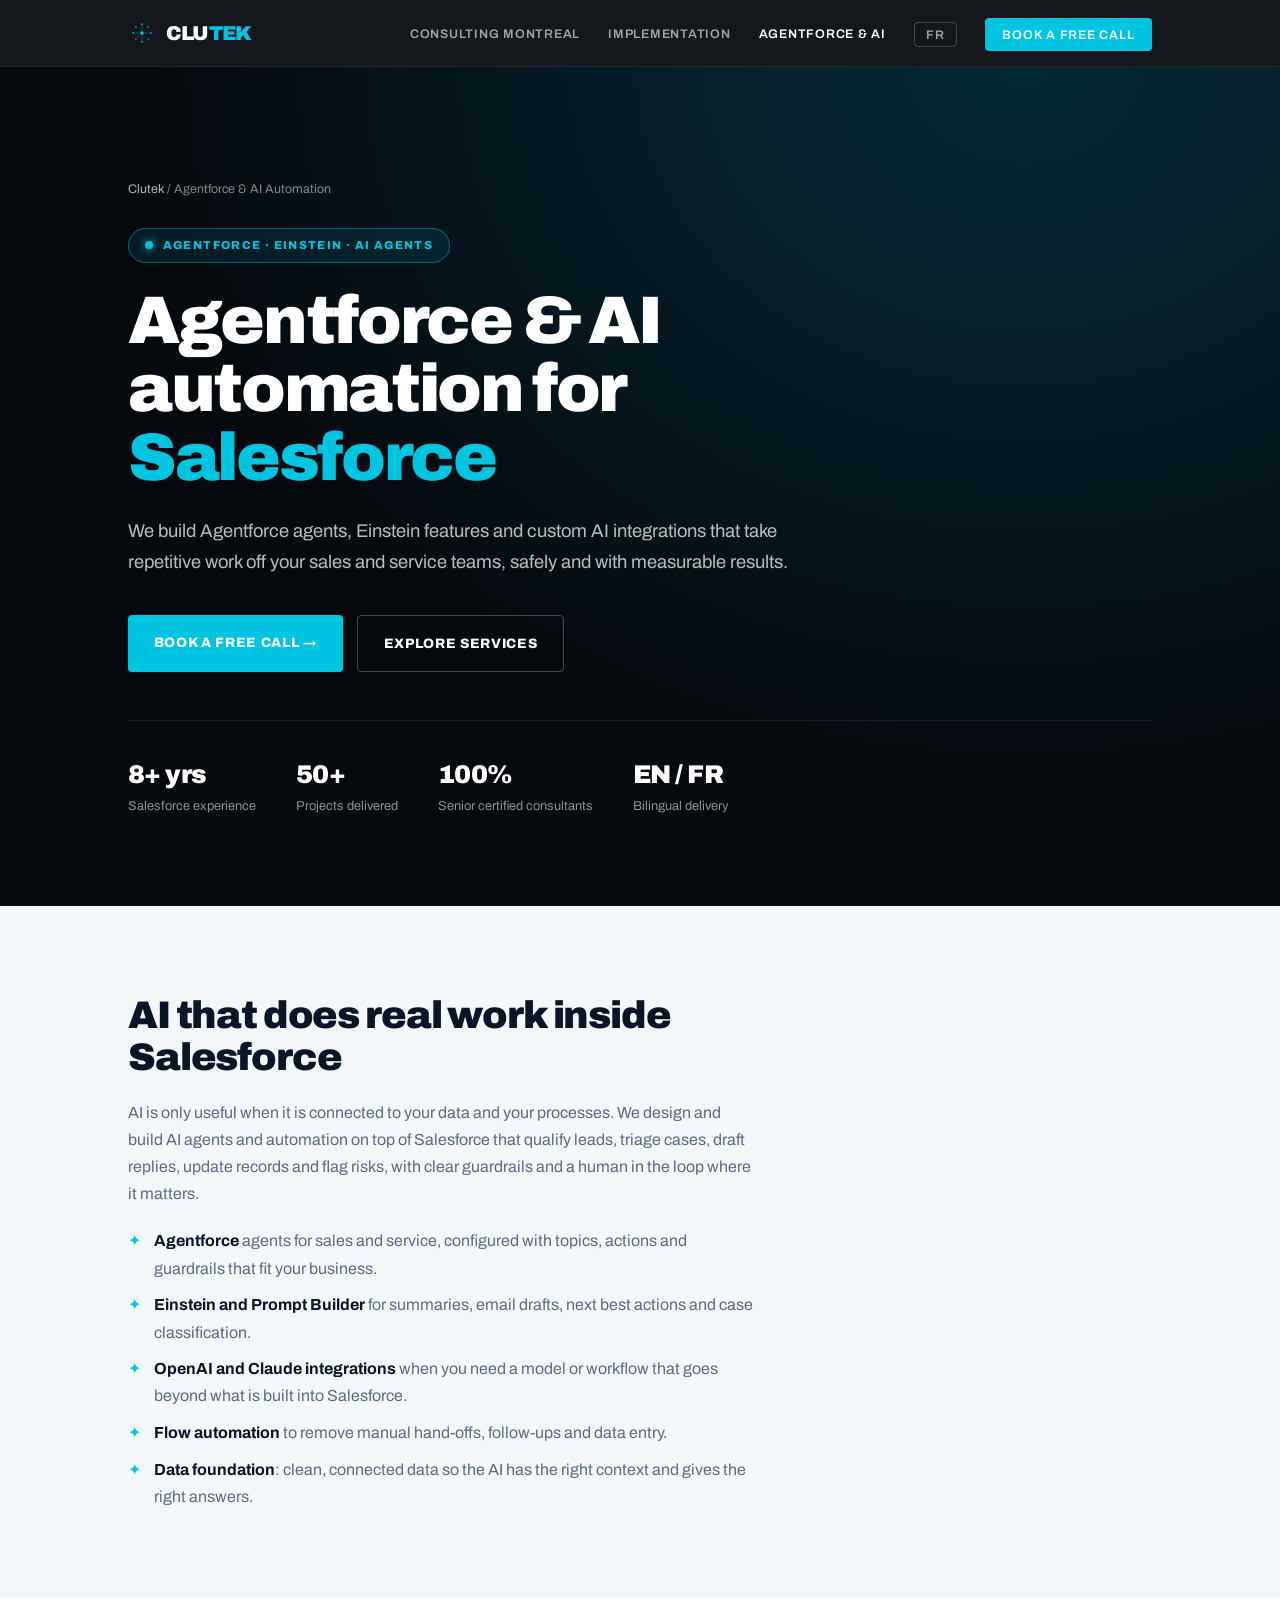
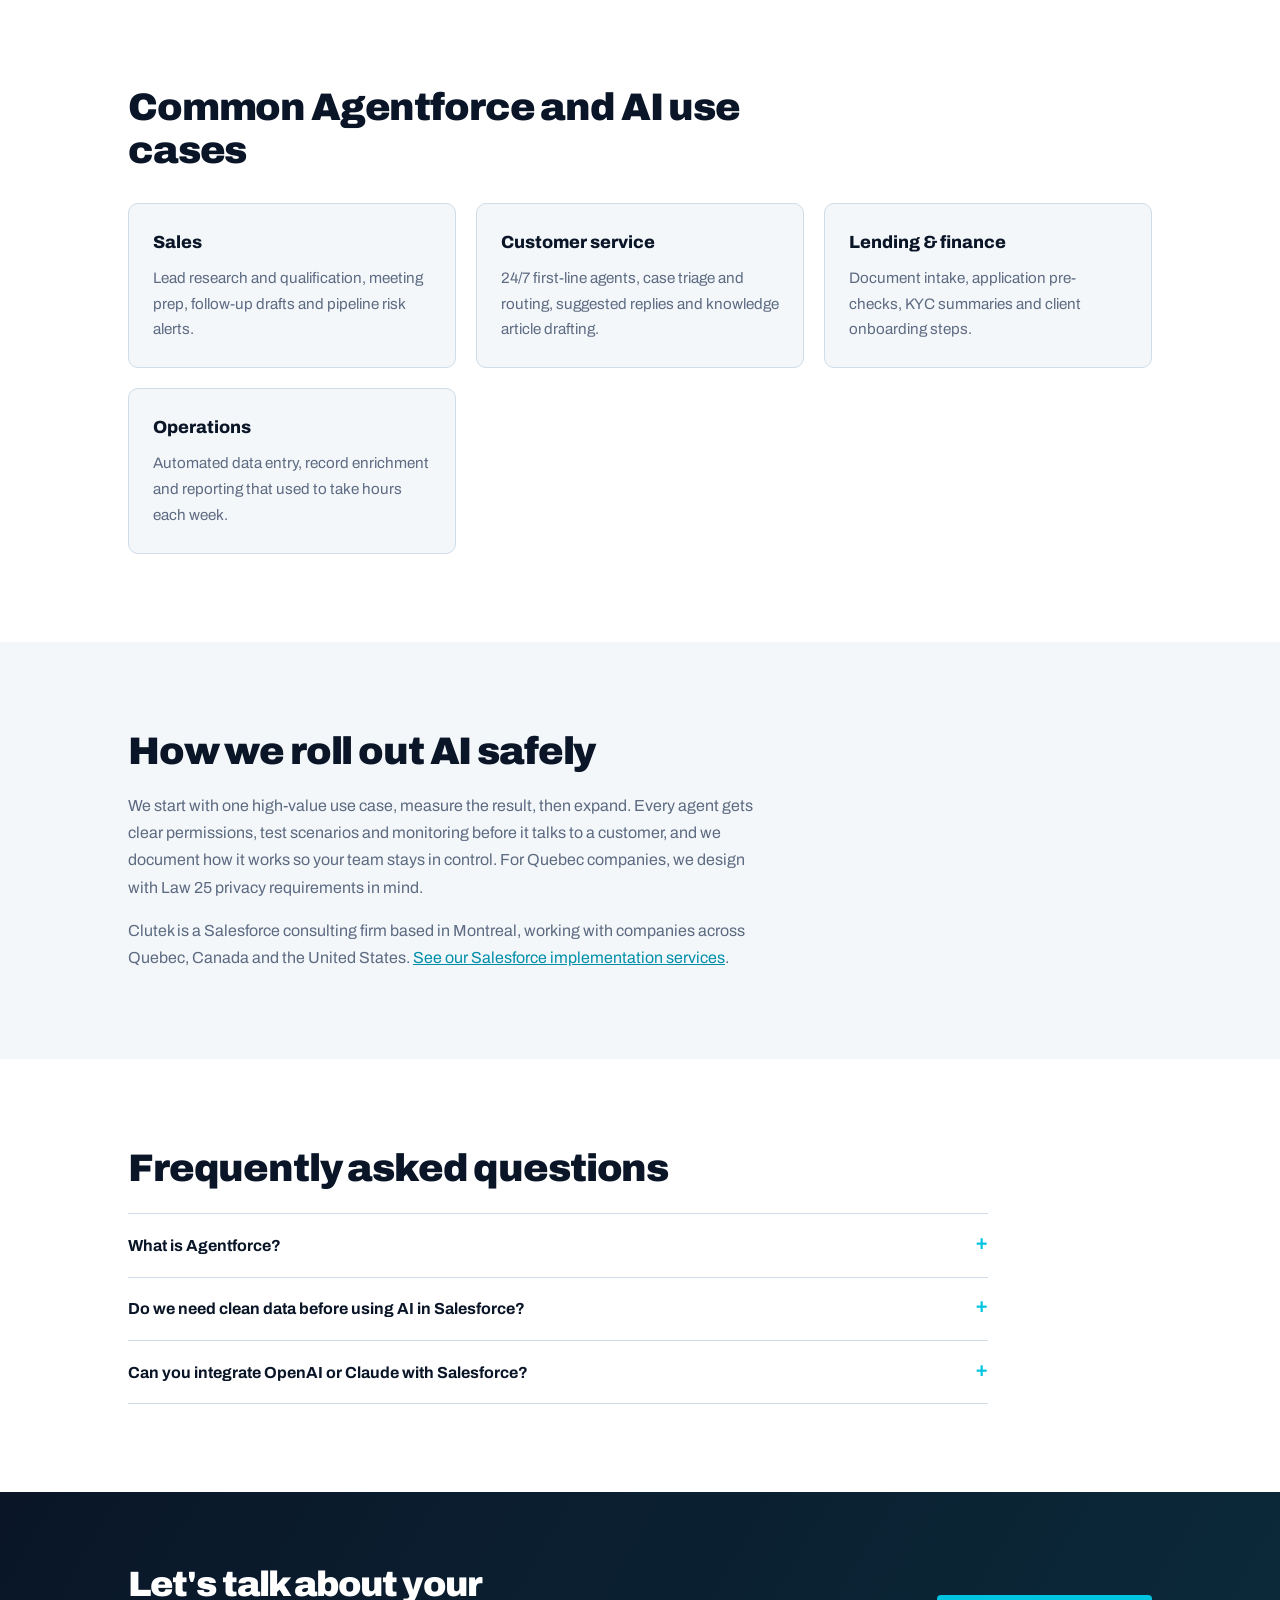
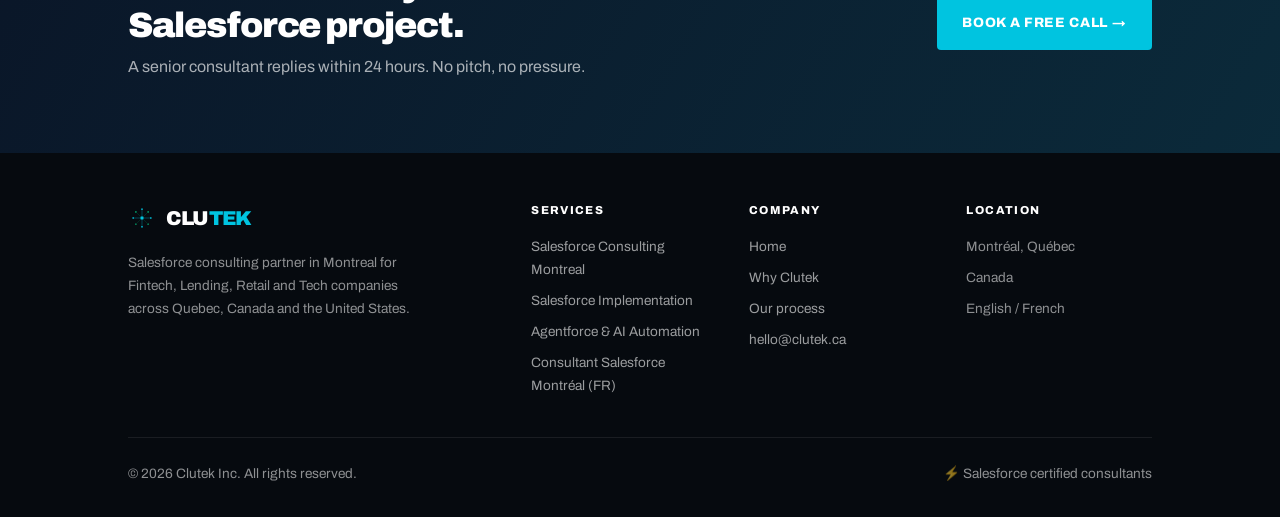
<file: agentforce-ai-automation/index.html>
<!DOCTYPE html>
<html lang="en-CA">
<head>
<meta charset="UTF-8">
<meta name="viewport" content="width=device-width, initial-scale=1.0">
<title>Agentforce &amp; Salesforce AI Automation Consulting | Clutek</title>
<meta name="description" content="Agentforce, Einstein and AI automation for Salesforce, built by senior certified consultants in Montreal. Cut manual work with agents your team can trust.">
<meta name="robots" content="index, follow, max-snippet:-1, max-image-preview:large">
<link rel="canonical" href="https://clutek.ca/agentforce-ai-automation/">
<link rel="icon" type="image/png" href="/favicon.png">
<link rel="apple-touch-icon" href="/apple-touch-icon.png">
<meta property="og:type" content="website">
<meta property="og:url" content="https://clutek.ca/agentforce-ai-automation/">
<meta property="og:title" content="Agentforce &amp; Salesforce AI Automation Consulting | Clutek">
<meta property="og:description" content="Agentforce, Einstein and AI automation for Salesforce, built by senior certified consultants in Montreal. Cut manual work with agents your team can trust.">
<meta property="og:image" content="https://clutek.ca/og-image.png">
<meta property="og:locale" content="en_CA">
<meta property="og:site_name" content="Clutek">
<meta name="twitter:card" content="summary_large_image">
<link rel="preconnect" href="https://fonts.googleapis.com">
<link rel="preconnect" href="https://fonts.gstatic.com" crossorigin>
<link href="https://fonts.googleapis.com/css2?family=Archivo:wght@400;600;700;800;900&display=swap" rel="stylesheet">
<link rel="stylesheet" href="/assets/site.css">
<script type="application/ld+json">
{
 "@context": "https://schema.org",
 "@graph": [
  {
   "@type": "WebPage",
   "@id": "https://clutek.ca/agentforce-ai-automation/#webpage",
   "url": "https://clutek.ca/agentforce-ai-automation/",
   "name": "Agentforce & Salesforce AI Automation Consulting | Clutek",
   "description": "Agentforce, Einstein and AI automation for Salesforce, built by senior certified consultants in Montreal. Cut manual work with agents your team can trust.",
   "inLanguage": "en-CA",
   "isPartOf": {
    "@id": "https://clutek.ca/#website"
   },
   "about": {
    "@id": "https://clutek.ca/#business"
   }
  },
  {
   "@type": "BreadcrumbList",
   "itemListElement": [
    {
     "@type": "ListItem",
     "position": 1,
     "name": "Clutek",
     "item": "https://clutek.ca/"
    },
    {
     "@type": "ListItem",
     "position": 2,
     "name": "Agentforce & AI Automation",
     "item": "https://clutek.ca/agentforce-ai-automation/"
    }
   ]
  },
  {
   "@type": "Service",
   "@id": "https://clutek.ca/agentforce-ai-automation/#service",
   "name": "Agentforce and Salesforce AI automation",
   "serviceType": "Salesforce AI consulting",
   "description": "Agentforce, Einstein and AI automation for Salesforce, built by senior certified consultants in Montreal. Cut manual work with agents your team can trust.",
   "url": "https://clutek.ca/agentforce-ai-automation/",
   "provider": {
    "@type": "ProfessionalService",
    "@id": "https://clutek.ca/#business",
    "name": "Clutek",
    "url": "https://clutek.ca/",
    "email": "hello@clutek.ca",
    "address": {
     "@type": "PostalAddress",
     "addressLocality": "Montreal",
     "addressRegion": "QC",
     "addressCountry": "CA"
    }
   },
   "areaServed": [
    {
     "@type": "City",
     "name": "Montreal"
    },
    {
     "@type": "AdministrativeArea",
     "name": "Quebec"
    },
    {
     "@type": "Country",
     "name": "Canada"
    },
    {
     "@type": "Country",
     "name": "United States"
    }
   ],
   "availableLanguage": [
    "en",
    "fr"
   ]
  },
  {
   "@type": "FAQPage",
   "mainEntity": [
    {
     "@type": "Question",
     "name": "What is Agentforce?",
     "acceptedAnswer": {
      "@type": "Answer",
      "text": "Agentforce is Salesforce's platform for building AI agents that work inside your CRM. Agents can answer customers, qualify leads, update records and run actions, using your Salesforce data and the guardrails you define."
     }
    },
    {
     "@type": "Question",
     "name": "Do we need clean data before using AI in Salesforce?",
     "acceptedAnswer": {
      "@type": "Answer",
      "text": "Clean, connected data makes a big difference. We usually start with a short review of the data an agent will rely on and fix the gaps before launch."
     }
    },
    {
     "@type": "Question",
     "name": "Can you integrate OpenAI or Claude with Salesforce?",
     "acceptedAnswer": {
      "@type": "Answer",
      "text": "Yes. When a use case needs more than the built-in features, we connect Salesforce to models such as OpenAI and Claude through secure APIs and Flow."
     }
    }
   ]
  }
 ]
}
</script>
</head>
<body>
<header class="site-header"><div class="wrap">
<a class="brand" href="/" aria-label="Clutek Home"><svg width="28" height="28" viewBox="0 0 96 96" fill="none" aria-hidden="true"><circle cx="48" cy="48" r="6" fill="#00C4E0"/><circle cx="48" cy="18" r="3.5" fill="#00C4E0" opacity=".8"/><circle cx="48" cy="78" r="3.5" fill="#00C4E0" opacity=".8"/><circle cx="18" cy="48" r="3.5" fill="#00C4E0" opacity=".8"/><circle cx="78" cy="48" r="3.5" fill="#00C4E0" opacity=".8"/><circle cx="27" cy="27" r="3" fill="#00D48A" opacity=".75"/><circle cx="69" cy="27" r="3" fill="#00D48A" opacity=".75"/><circle cx="27" cy="69" r="3" fill="#00D48A" opacity=".6"/><circle cx="69" cy="69" r="3" fill="#00D48A" opacity=".6"/><g stroke="#00C4E0" stroke-width="1.5" opacity=".7"><line x1="48" y1="42" x2="48" y2="22"/><line x1="48" y1="54" x2="48" y2="74"/><line x1="42" y1="48" x2="22" y2="48"/><line x1="54" y1="48" x2="74" y2="48"/></g><g stroke="#00D48A" stroke-width="1" opacity=".5"><line x1="44" y1="44" x2="31" y2="31"/><line x1="52" y1="44" x2="65" y2="31"/><line x1="44" y1="52" x2="31" y2="65"/><line x1="52" y1="52" x2="65" y2="65"/></g></svg><span class="brand-wm">Clu<span>tek</span></span></a>
<ul class="site-nav">
<li class="hide-sm"><a href="/salesforce-consulting-montreal/">Consulting Montreal</a></li>
<li class="hide-sm"><a href="/salesforce-implementation/">Implementation</a></li>
<li class="hide-sm"><a href="/agentforce-ai-automation/" aria-current="page">Agentforce & AI</a></li>
<li><a class="lang" href="/fr/" hreflang="fr" lang="fr">FR</a></li>
<li><a class="cta" href="/#contact">Book a free call</a></li>
</ul>
</div></header>

<main>
<section class="page-hero"><div class="wrap">
<nav class="crumbs" aria-label="Breadcrumb"><a href="/">Clutek</a> / Agentforce &amp; AI Automation</nav>
<div class="eyebrow">Agentforce · Einstein · AI agents</div>
<h1>Agentforce &amp; AI automation for <em>Salesforce</em></h1>
<p class="lead">We build Agentforce agents, Einstein features and custom AI integrations that take repetitive work off your sales and service teams, safely and with measurable results.</p>
<div class="actions"><a class="btn btn-primary" href="/#contact">Book a free call →</a><a class="btn btn-ghost" href="/#services">Explore services</a></div>
<div class="facts"><div><strong>8+ yrs</strong>Salesforce experience</div><div><strong>50+</strong>Projects delivered</div><div><strong>100%</strong>Senior certified consultants</div><div><strong>EN / FR</strong>Bilingual delivery</div></div>
</div></section>

<section class="section"><div class="wrap">
<h2>AI that does real work inside Salesforce</h2>
<p>AI is only useful when it is connected to your data and your processes. We design and build AI agents and automation on top of Salesforce that qualify leads, triage cases, draft replies, update records and flag risks, with clear guardrails and a human in the loop where it matters.</p>
<ul class="checks">
<li><strong>Agentforce</strong> agents for sales and service, configured with topics, actions and guardrails that fit your business.</li>
<li><strong>Einstein and Prompt Builder</strong> for summaries, email drafts, next best actions and case classification.</li>
<li><strong>OpenAI and Claude integrations</strong> when you need a model or workflow that goes beyond what is built into Salesforce.</li>
<li><strong>Flow automation</strong> to remove manual hand-offs, follow-ups and data entry.</li>
<li><strong>Data foundation</strong>: clean, connected data so the AI has the right context and gives the right answers.</li>
</ul>
</div></section>

<section class="section alt"><div class="wrap">
<h2>Common Agentforce and AI use cases</h2>
<div class="grid">
<div class="card"><h3>Sales</h3><p>Lead research and qualification, meeting prep, follow-up drafts and pipeline risk alerts.</p></div>
<div class="card"><h3>Customer service</h3><p>24/7 first-line agents, case triage and routing, suggested replies and knowledge article drafting.</p></div>
<div class="card"><h3>Lending &amp; finance</h3><p>Document intake, application pre-checks, KYC summaries and client onboarding steps.</p></div>
<div class="card"><h3>Operations</h3><p>Automated data entry, record enrichment and reporting that used to take hours each week.</p></div>
</div>
</div></section>

<section class="section"><div class="wrap">
<h2>How we roll out AI safely</h2>
<p>We start with one high-value use case, measure the result, then expand. Every agent gets clear permissions, test scenarios and monitoring before it talks to a customer, and we document how it works so your team stays in control. For Quebec companies, we design with Law 25 privacy requirements in mind.</p>
<p>Clutek is a Salesforce consulting firm based in Montreal, working with companies across Quebec, Canada and the United States. <a href="/salesforce-implementation/">See our Salesforce implementation services</a>.</p>
</div></section>

<section class="section alt" aria-labelledby="faq-h"><div class="wrap">
<h2 id="faq-h">Frequently asked questions</h2>
<div class="faq">
<details><summary>What is Agentforce?</summary><p>Agentforce is Salesforce&#x27;s platform for building AI agents that work inside your CRM. Agents can answer customers, qualify leads, update records and run actions, using your Salesforce data and the guardrails you define.</p></details>
<details><summary>Do we need clean data before using AI in Salesforce?</summary><p>Clean, connected data makes a big difference. We usually start with a short review of the data an agent will rely on and fix the gaps before launch.</p></details>
<details><summary>Can you integrate OpenAI or Claude with Salesforce?</summary><p>Yes. When a use case needs more than the built-in features, we connect Salesforce to models such as OpenAI and Claude through secure APIs and Flow.</p></details>
</div>
</div></section>
<section class="cta-band"><div class="wrap">
<div><h2>Let's talk about your Salesforce project.</h2><p>A senior consultant replies within 24 hours. No pitch, no pressure.</p></div>
<a class="btn btn-primary" href="/#contact">Book a free call →</a>
</div></section>
</main>

<footer class="site-footer"><div class="wrap">
<div class="foot-grid">
<div><a class="brand" href="/"><svg width="28" height="28" viewBox="0 0 96 96" fill="none" aria-hidden="true"><circle cx="48" cy="48" r="6" fill="#00C4E0"/><circle cx="48" cy="18" r="3.5" fill="#00C4E0" opacity=".8"/><circle cx="48" cy="78" r="3.5" fill="#00C4E0" opacity=".8"/><circle cx="18" cy="48" r="3.5" fill="#00C4E0" opacity=".8"/><circle cx="78" cy="48" r="3.5" fill="#00C4E0" opacity=".8"/><circle cx="27" cy="27" r="3" fill="#00D48A" opacity=".75"/><circle cx="69" cy="27" r="3" fill="#00D48A" opacity=".75"/><circle cx="27" cy="69" r="3" fill="#00D48A" opacity=".6"/><circle cx="69" cy="69" r="3" fill="#00D48A" opacity=".6"/><g stroke="#00C4E0" stroke-width="1.5" opacity=".7"><line x1="48" y1="42" x2="48" y2="22"/><line x1="48" y1="54" x2="48" y2="74"/><line x1="42" y1="48" x2="22" y2="48"/><line x1="54" y1="48" x2="74" y2="48"/></g><g stroke="#00D48A" stroke-width="1" opacity=".5"><line x1="44" y1="44" x2="31" y2="31"/><line x1="52" y1="44" x2="65" y2="31"/><line x1="44" y1="52" x2="31" y2="65"/><line x1="52" y1="52" x2="65" y2="65"/></g></svg><span class="brand-wm">Clu<span>tek</span></span></a><p style="margin-top:1rem;max-width:38ch">Salesforce consulting partner in Montreal for Fintech, Lending, Retail and Tech companies across Quebec, Canada and the United States.</p></div>
<div><h2>Services</h2><ul>
<li><a href="/salesforce-consulting-montreal/">Salesforce Consulting Montreal</a></li>
<li><a href="/salesforce-implementation/">Salesforce Implementation</a></li>
<li><a href="/agentforce-ai-automation/">Agentforce &amp; AI Automation</a></li>
<li><a href="/fr/" lang="fr">Consultant Salesforce Montréal (FR)</a></li>
</ul></div>
<div><h2>Company</h2><ul>
<li><a href="/">Home</a></li>
<li><a href="/#why">Why Clutek</a></li>
<li><a href="/#process">Our process</a></li>
<li><a href="mailto:hello@clutek.ca">hello@clutek.ca</a></li>
</ul></div>
<div><h2>Location</h2><ul><li>Montréal, Québec</li><li>Canada</li><li>English / French</li></ul></div>
</div>
<div class="foot-bottom"><span>© 2026 Clutek Inc. All rights reserved.</span><span>⚡ Salesforce certified consultants</span></div>
</div></footer>
</body>
</html>
</file>
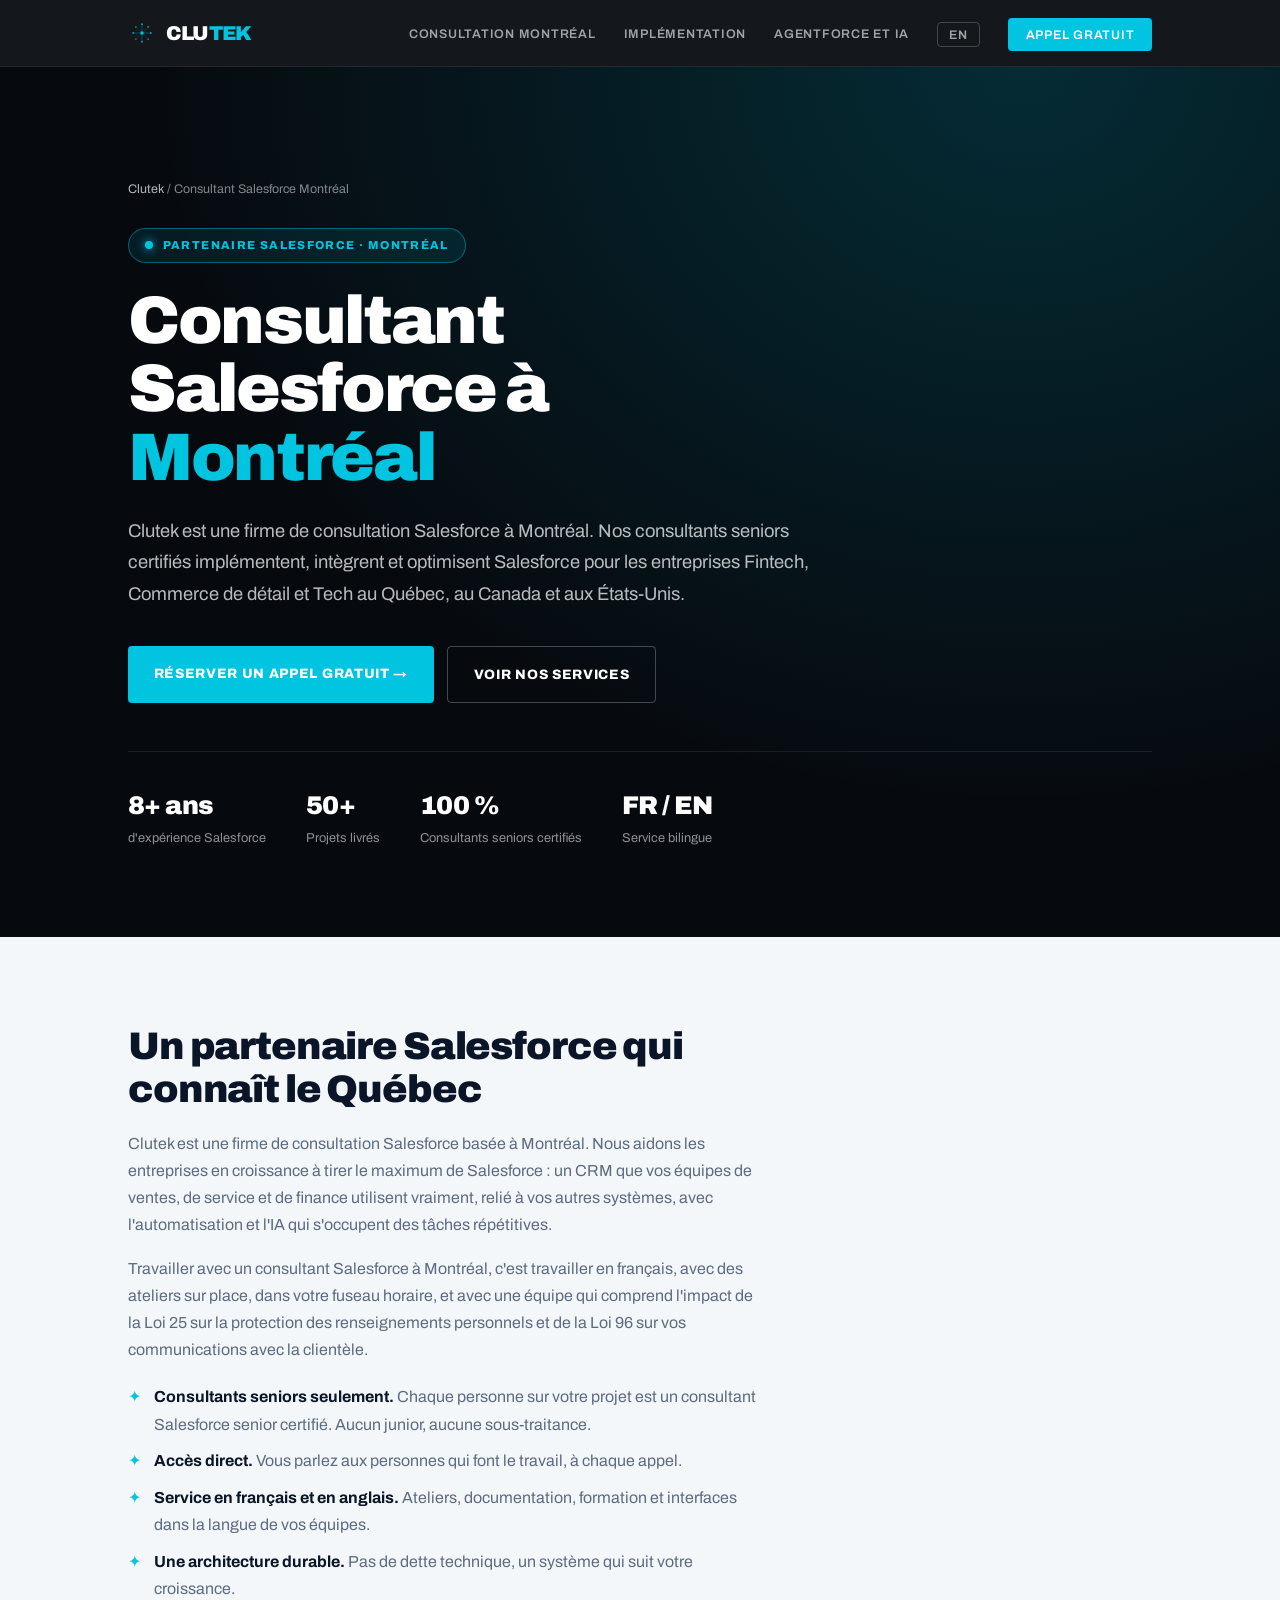
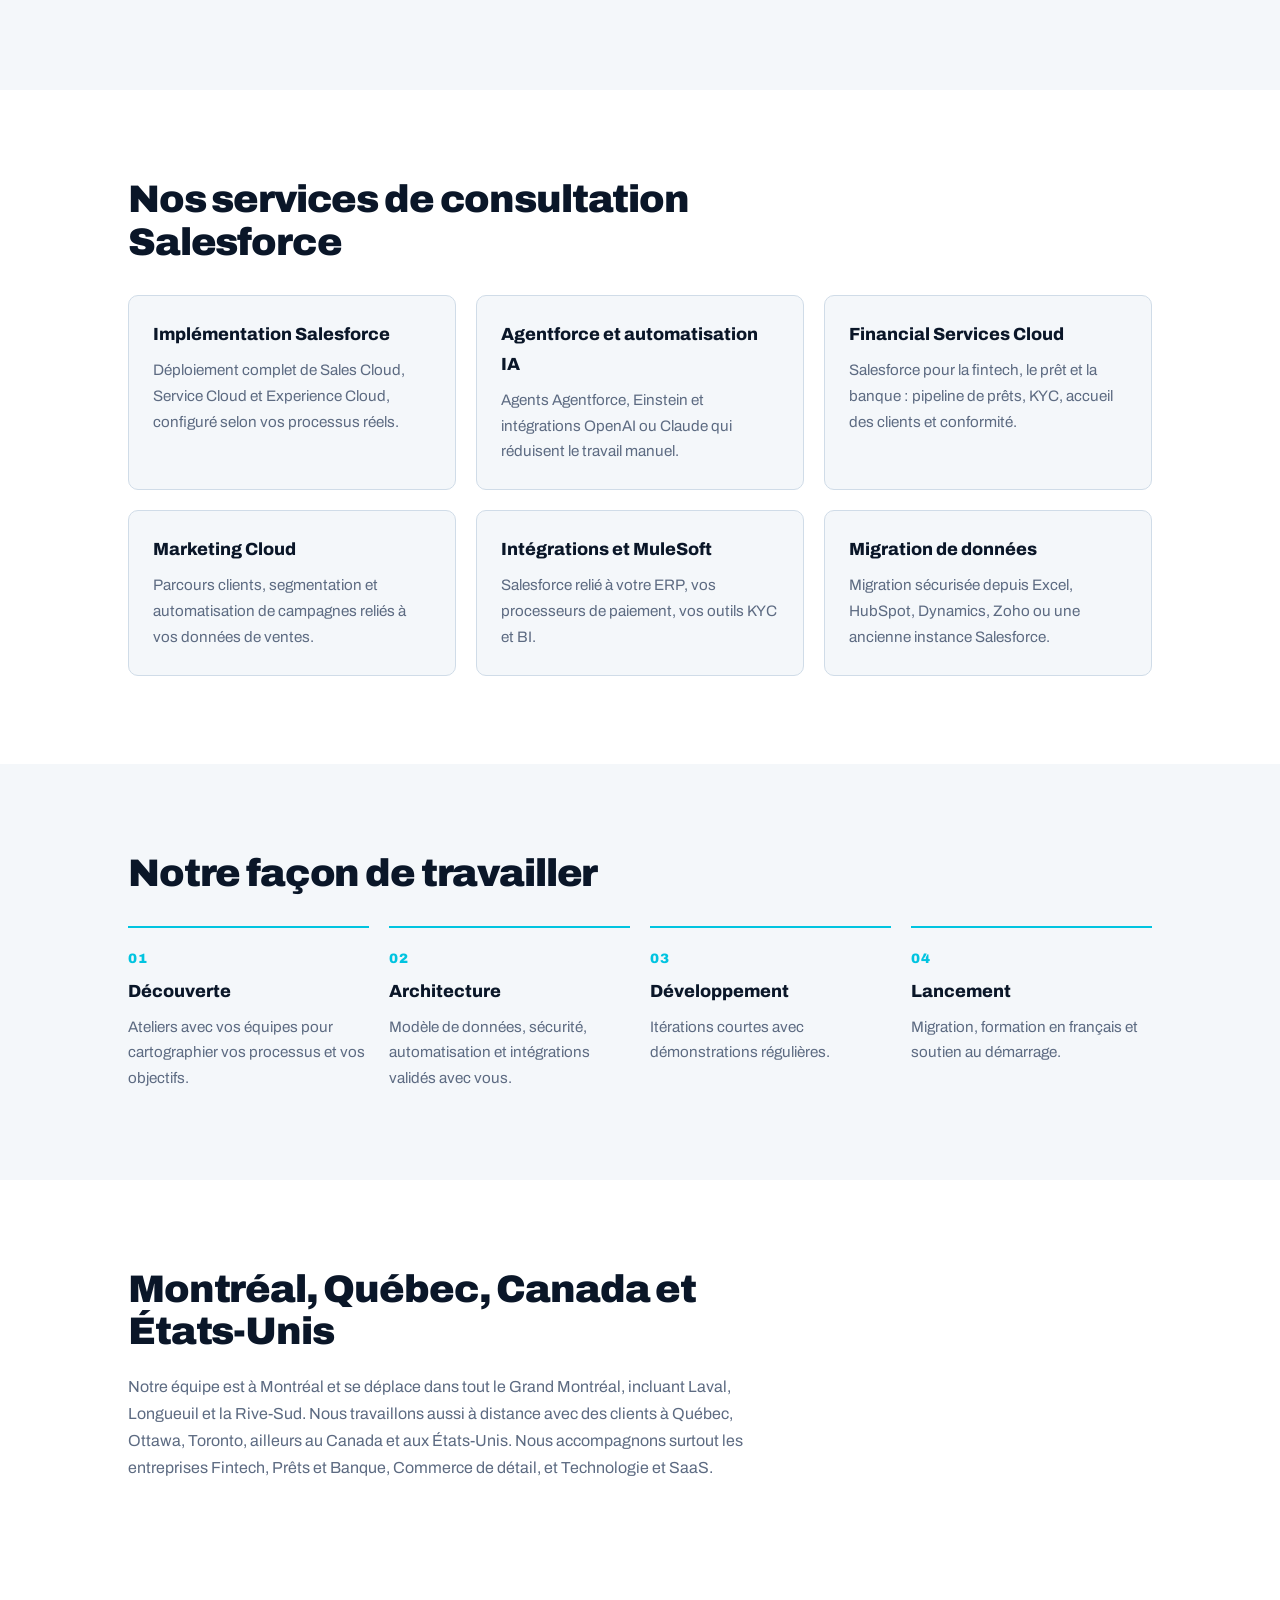
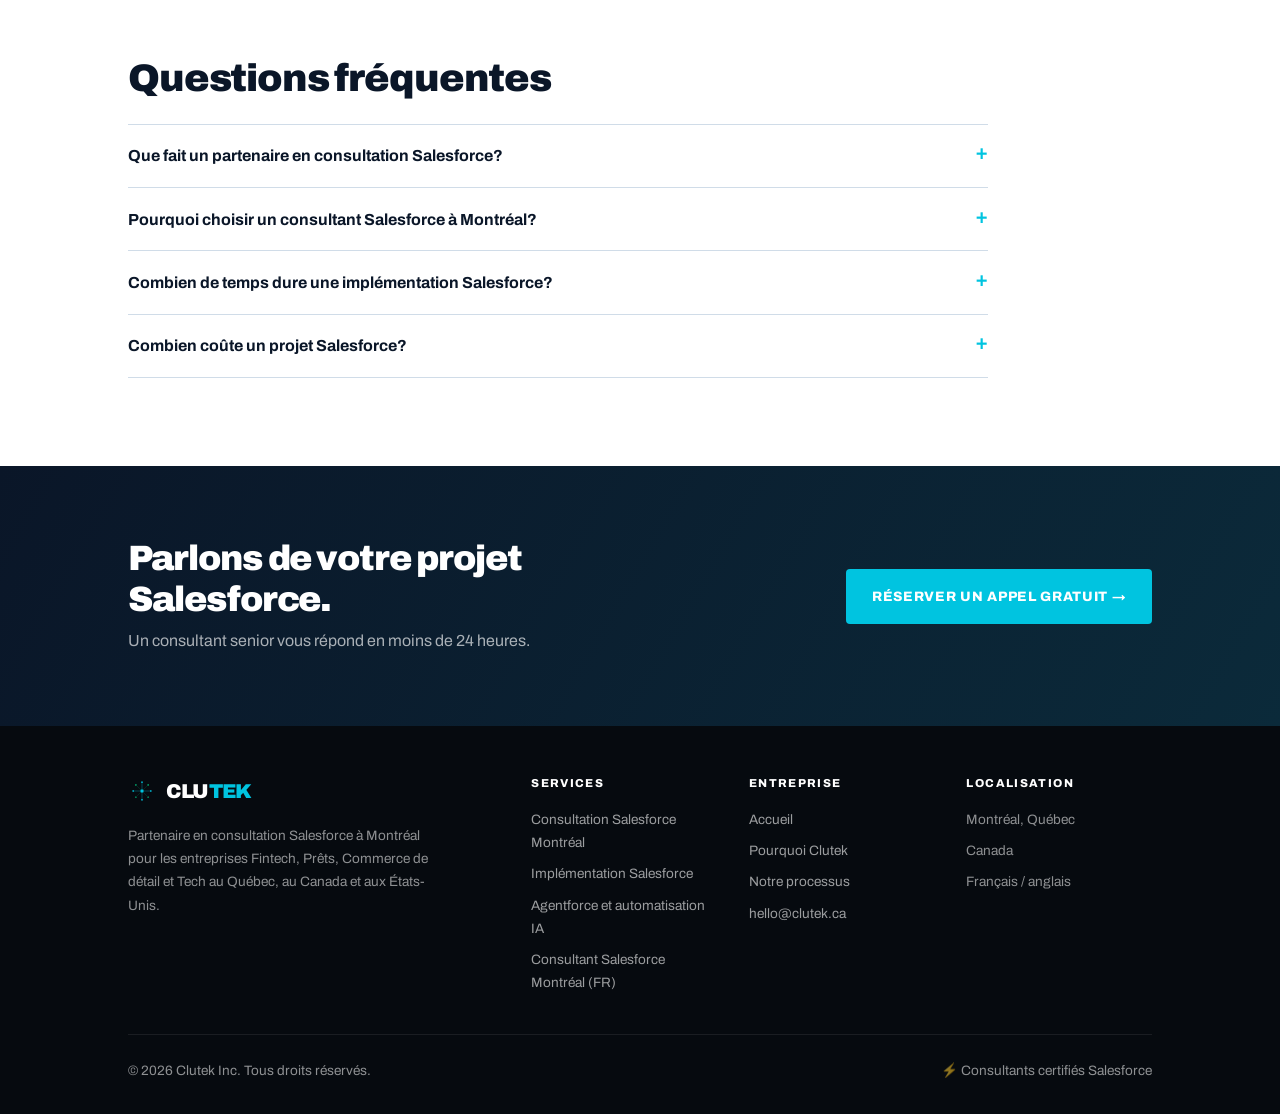
<file: fr/index.html>
<!DOCTYPE html>
<html lang="fr-CA">
<head>
<meta charset="UTF-8">
<meta name="viewport" content="width=device-width, initial-scale=1.0">
<title>Consultant et partenaire Salesforce à Montréal | Clutek</title>
<meta name="description" content="Clutek, consultants Salesforce à Montréal : implémentation, Agentforce et IA, intégrations et migration de données. Consultants seniors certifiés, en français.">
<meta name="robots" content="index, follow, max-snippet:-1, max-image-preview:large">
<link rel="canonical" href="https://clutek.ca/fr/">
<link rel="alternate" hreflang="fr-ca" href="https://clutek.ca/fr/">
<link rel="alternate" hreflang="en-ca" href="https://clutek.ca/">
<link rel="alternate" hreflang="x-default" href="https://clutek.ca/">
<link rel="icon" type="image/png" href="/favicon.png">
<link rel="apple-touch-icon" href="/apple-touch-icon.png">
<meta property="og:type" content="website">
<meta property="og:url" content="https://clutek.ca/fr/">
<meta property="og:title" content="Consultant et partenaire Salesforce à Montréal | Clutek">
<meta property="og:description" content="Clutek, consultants Salesforce à Montréal : implémentation, Agentforce et IA, intégrations et migration de données. Consultants seniors certifiés, en français.">
<meta property="og:image" content="https://clutek.ca/og-image.png">
<meta property="og:locale" content="fr_CA">
<meta property="og:site_name" content="Clutek">
<meta name="twitter:card" content="summary_large_image">
<link rel="preconnect" href="https://fonts.googleapis.com">
<link rel="preconnect" href="https://fonts.gstatic.com" crossorigin>
<link href="https://fonts.googleapis.com/css2?family=Archivo:wght@400;600;700;800;900&display=swap" rel="stylesheet">
<link rel="stylesheet" href="/assets/site.css">
<script type="application/ld+json">
{
 "@context": "https://schema.org",
 "@graph": [
  {
   "@type": "WebPage",
   "@id": "https://clutek.ca/fr/#webpage",
   "url": "https://clutek.ca/fr/",
   "name": "Consultant et partenaire Salesforce à Montréal | Clutek",
   "description": "Clutek, consultants Salesforce à Montréal : implémentation, Agentforce et IA, intégrations et migration de données. Consultants seniors certifiés, en français.",
   "inLanguage": "fr-CA",
   "isPartOf": {
    "@id": "https://clutek.ca/#website"
   },
   "about": {
    "@id": "https://clutek.ca/#business"
   }
  },
  {
   "@type": "BreadcrumbList",
   "itemListElement": [
    {
     "@type": "ListItem",
     "position": 1,
     "name": "Clutek",
     "item": "https://clutek.ca/"
    },
    {
     "@type": "ListItem",
     "position": 2,
     "name": "Consultant Salesforce Montréal",
     "item": "https://clutek.ca/fr/"
    }
   ]
  },
  {
   "@type": "Service",
   "@id": "https://clutek.ca/fr/#service",
   "name": "Consultation Salesforce à Montréal",
   "serviceType": "Consultation Salesforce",
   "description": "Clutek, consultants Salesforce à Montréal : implémentation, Agentforce et IA, intégrations et migration de données. Consultants seniors certifiés, en français.",
   "url": "https://clutek.ca/fr/",
   "provider": {
    "@type": "ProfessionalService",
    "@id": "https://clutek.ca/#business",
    "name": "Clutek",
    "url": "https://clutek.ca/",
    "email": "hello@clutek.ca",
    "address": {
     "@type": "PostalAddress",
     "addressLocality": "Montreal",
     "addressRegion": "QC",
     "addressCountry": "CA"
    }
   },
   "areaServed": [
    {
     "@type": "City",
     "name": "Montreal"
    },
    {
     "@type": "AdministrativeArea",
     "name": "Quebec"
    },
    {
     "@type": "Country",
     "name": "Canada"
    },
    {
     "@type": "Country",
     "name": "United States"
    }
   ],
   "availableLanguage": [
    "en",
    "fr"
   ]
  },
  {
   "@type": "FAQPage",
   "mainEntity": [
    {
     "@type": "Question",
     "name": "Que fait un partenaire en consultation Salesforce?",
     "acceptedAnswer": {
      "@type": "Answer",
      "text": "Un partenaire en consultation Salesforce planifie, configure et déploie Salesforce pour votre entreprise, puis vous aide à l'améliorer. Chez Clutek, cela comprend la découverte, l'architecture, la configuration, les intégrations, la migration de données, l'automatisation IA, la formation et le soutien continu."
     }
    },
    {
     "@type": "Question",
     "name": "Pourquoi choisir un consultant Salesforce à Montréal?",
     "acceptedAnswer": {
      "@type": "Answer",
      "text": "Un consultant montréalais travaille en français, peut animer des ateliers sur place, partage votre fuseau horaire et connaît les exigences québécoises comme la Loi 25 et la Loi 96."
     }
    },
    {
     "@type": "Question",
     "name": "Combien de temps dure une implémentation Salesforce?",
     "acceptedAnswer": {
      "@type": "Answer",
      "text": "La plupart des implémentations Sales Cloud ou Service Cloud pour une PME sont en production en 6 à 12 semaines. Les projets plus complexes prennent de 3 à 6 mois."
     }
    },
    {
     "@type": "Question",
     "name": "Combien coûte un projet Salesforce?",
     "acceptedAnswer": {
      "@type": "Answer",
      "text": "Le coût dépend de la portée. Après un appel de découverte gratuit, nous vous remettons une portée et une estimation précises avant le début des travaux."
     }
    }
   ]
  }
 ]
}
</script>
</head>
<body>
<header class="site-header"><div class="wrap">
<a class="brand" href="/" aria-label="Clutek Accueil"><svg width="28" height="28" viewBox="0 0 96 96" fill="none" aria-hidden="true"><circle cx="48" cy="48" r="6" fill="#00C4E0"/><circle cx="48" cy="18" r="3.5" fill="#00C4E0" opacity=".8"/><circle cx="48" cy="78" r="3.5" fill="#00C4E0" opacity=".8"/><circle cx="18" cy="48" r="3.5" fill="#00C4E0" opacity=".8"/><circle cx="78" cy="48" r="3.5" fill="#00C4E0" opacity=".8"/><circle cx="27" cy="27" r="3" fill="#00D48A" opacity=".75"/><circle cx="69" cy="27" r="3" fill="#00D48A" opacity=".75"/><circle cx="27" cy="69" r="3" fill="#00D48A" opacity=".6"/><circle cx="69" cy="69" r="3" fill="#00D48A" opacity=".6"/><g stroke="#00C4E0" stroke-width="1.5" opacity=".7"><line x1="48" y1="42" x2="48" y2="22"/><line x1="48" y1="54" x2="48" y2="74"/><line x1="42" y1="48" x2="22" y2="48"/><line x1="54" y1="48" x2="74" y2="48"/></g><g stroke="#00D48A" stroke-width="1" opacity=".5"><line x1="44" y1="44" x2="31" y2="31"/><line x1="52" y1="44" x2="65" y2="31"/><line x1="44" y1="52" x2="31" y2="65"/><line x1="52" y1="52" x2="65" y2="65"/></g></svg><span class="brand-wm">Clu<span>tek</span></span></a>
<ul class="site-nav">
<li class="hide-sm"><a href="/salesforce-consulting-montreal/">Consultation Montréal</a></li>
<li class="hide-sm"><a href="/salesforce-implementation/">Implémentation</a></li>
<li class="hide-sm"><a href="/agentforce-ai-automation/">Agentforce et IA</a></li>
<li><a class="lang" href="/" hreflang="en" lang="en">EN</a></li>
<li><a class="cta" href="/#contact">Appel gratuit</a></li>
</ul>
</div></header>

<main>
<section class="page-hero"><div class="wrap">
<nav class="crumbs" aria-label="Breadcrumb"><a href="/">Clutek</a> / Consultant Salesforce Montréal</nav>
<div class="eyebrow">Partenaire Salesforce · Montréal</div>
<h1>Consultant Salesforce à <em>Montréal</em></h1>
<p class="lead">Clutek est une firme de consultation Salesforce à Montréal. Nos consultants seniors certifiés implémentent, intègrent et optimisent Salesforce pour les entreprises Fintech, Commerce de détail et Tech au Québec, au Canada et aux États-Unis.</p>
<div class="actions"><a class="btn btn-primary" href="/#contact">Réserver un appel gratuit →</a><a class="btn btn-ghost" href="/#services">Voir nos services</a></div>
<div class="facts"><div><strong>8+ ans</strong>d'expérience Salesforce</div><div><strong>50+</strong>Projets livrés</div><div><strong>100 %</strong>Consultants seniors certifiés</div><div><strong>FR / EN</strong>Service bilingue</div></div>
</div></section>

<section class="section"><div class="wrap">
<h2>Un partenaire Salesforce qui connaît le Québec</h2>
<p>Clutek est une firme de consultation Salesforce basée à Montréal. Nous aidons les entreprises en croissance à tirer le maximum de Salesforce : un CRM que vos équipes de ventes, de service et de finance utilisent vraiment, relié à vos autres systèmes, avec l'automatisation et l'IA qui s'occupent des tâches répétitives.</p>
<p>Travailler avec un consultant Salesforce à Montréal, c'est travailler en français, avec des ateliers sur place, dans votre fuseau horaire, et avec une équipe qui comprend l'impact de la Loi 25 sur la protection des renseignements personnels et de la Loi 96 sur vos communications avec la clientèle.</p>
<ul class="checks">
<li><strong>Consultants seniors seulement.</strong> Chaque personne sur votre projet est un consultant Salesforce senior certifié. Aucun junior, aucune sous-traitance.</li>
<li><strong>Accès direct.</strong> Vous parlez aux personnes qui font le travail, à chaque appel.</li>
<li><strong>Service en français et en anglais.</strong> Ateliers, documentation, formation et interfaces dans la langue de vos équipes.</li>
<li><strong>Une architecture durable.</strong> Pas de dette technique, un système qui suit votre croissance.</li>
</ul>
</div></section>

<section class="section alt"><div class="wrap">
<h2>Nos services de consultation Salesforce</h2>
<div class="grid">
<div class="card"><h3>Implémentation Salesforce</h3><p>Déploiement complet de Sales Cloud, Service Cloud et Experience Cloud, configuré selon vos processus réels.</p></div>
<div class="card"><h3>Agentforce et automatisation IA</h3><p>Agents Agentforce, Einstein et intégrations OpenAI ou Claude qui réduisent le travail manuel.</p></div>
<div class="card"><h3>Financial Services Cloud</h3><p>Salesforce pour la fintech, le prêt et la banque : pipeline de prêts, KYC, accueil des clients et conformité.</p></div>
<div class="card"><h3>Marketing Cloud</h3><p>Parcours clients, segmentation et automatisation de campagnes reliés à vos données de ventes.</p></div>
<div class="card"><h3>Intégrations et MuleSoft</h3><p>Salesforce relié à votre ERP, vos processeurs de paiement, vos outils KYC et BI.</p></div>
<div class="card"><h3>Migration de données</h3><p>Migration sécurisée depuis Excel, HubSpot, Dynamics, Zoho ou une ancienne instance Salesforce.</p></div>
</div>
</div></section>

<section class="section"><div class="wrap">
<h2>Notre façon de travailler</h2>
<ol class="steps">
<li><h3>Découverte</h3><p>Ateliers avec vos équipes pour cartographier vos processus et vos objectifs.</p></li>
<li><h3>Architecture</h3><p>Modèle de données, sécurité, automatisation et intégrations validés avec vous.</p></li>
<li><h3>Développement</h3><p>Itérations courtes avec démonstrations régulières.</p></li>
<li><h3>Lancement</h3><p>Migration, formation en français et soutien au démarrage.</p></li>
</ol>
</div></section>

<section class="section alt"><div class="wrap">
<h2>Montréal, Québec, Canada et États-Unis</h2>
<p>Notre équipe est à Montréal et se déplace dans tout le Grand Montréal, incluant Laval, Longueuil et la Rive-Sud. Nous travaillons aussi à distance avec des clients à Québec, Ottawa, Toronto, ailleurs au Canada et aux États-Unis. Nous accompagnons surtout les entreprises Fintech, Prêts et Banque, Commerce de détail, et Technologie et SaaS.</p>
</div></section>

<section class="section alt" aria-labelledby="faq-h"><div class="wrap">
<h2 id="faq-h">Questions fréquentes</h2>
<div class="faq">
<details><summary>Que fait un partenaire en consultation Salesforce?</summary><p>Un partenaire en consultation Salesforce planifie, configure et déploie Salesforce pour votre entreprise, puis vous aide à l&#x27;améliorer. Chez Clutek, cela comprend la découverte, l&#x27;architecture, la configuration, les intégrations, la migration de données, l&#x27;automatisation IA, la formation et le soutien continu.</p></details>
<details><summary>Pourquoi choisir un consultant Salesforce à Montréal?</summary><p>Un consultant montréalais travaille en français, peut animer des ateliers sur place, partage votre fuseau horaire et connaît les exigences québécoises comme la Loi 25 et la Loi 96.</p></details>
<details><summary>Combien de temps dure une implémentation Salesforce?</summary><p>La plupart des implémentations Sales Cloud ou Service Cloud pour une PME sont en production en 6 à 12 semaines. Les projets plus complexes prennent de 3 à 6 mois.</p></details>
<details><summary>Combien coûte un projet Salesforce?</summary><p>Le coût dépend de la portée. Après un appel de découverte gratuit, nous vous remettons une portée et une estimation précises avant le début des travaux.</p></details>
</div>
</div></section>
<section class="cta-band"><div class="wrap">
<div><h2>Parlons de votre projet Salesforce.</h2><p>Un consultant senior vous répond en moins de 24 heures.</p></div>
<a class="btn btn-primary" href="/#contact">Réserver un appel gratuit →</a>
</div></section>
</main>

<footer class="site-footer"><div class="wrap">
<div class="foot-grid">
<div><a class="brand" href="/"><svg width="28" height="28" viewBox="0 0 96 96" fill="none" aria-hidden="true"><circle cx="48" cy="48" r="6" fill="#00C4E0"/><circle cx="48" cy="18" r="3.5" fill="#00C4E0" opacity=".8"/><circle cx="48" cy="78" r="3.5" fill="#00C4E0" opacity=".8"/><circle cx="18" cy="48" r="3.5" fill="#00C4E0" opacity=".8"/><circle cx="78" cy="48" r="3.5" fill="#00C4E0" opacity=".8"/><circle cx="27" cy="27" r="3" fill="#00D48A" opacity=".75"/><circle cx="69" cy="27" r="3" fill="#00D48A" opacity=".75"/><circle cx="27" cy="69" r="3" fill="#00D48A" opacity=".6"/><circle cx="69" cy="69" r="3" fill="#00D48A" opacity=".6"/><g stroke="#00C4E0" stroke-width="1.5" opacity=".7"><line x1="48" y1="42" x2="48" y2="22"/><line x1="48" y1="54" x2="48" y2="74"/><line x1="42" y1="48" x2="22" y2="48"/><line x1="54" y1="48" x2="74" y2="48"/></g><g stroke="#00D48A" stroke-width="1" opacity=".5"><line x1="44" y1="44" x2="31" y2="31"/><line x1="52" y1="44" x2="65" y2="31"/><line x1="44" y1="52" x2="31" y2="65"/><line x1="52" y1="52" x2="65" y2="65"/></g></svg><span class="brand-wm">Clu<span>tek</span></span></a><p style="margin-top:1rem;max-width:38ch">Partenaire en consultation Salesforce à Montréal pour les entreprises Fintech, Prêts, Commerce de détail et Tech au Québec, au Canada et aux États-Unis.</p></div>
<div><h2>Services</h2><ul>
<li><a href="/salesforce-consulting-montreal/">Consultation Salesforce Montréal</a></li>
<li><a href="/salesforce-implementation/">Implémentation Salesforce</a></li>
<li><a href="/agentforce-ai-automation/">Agentforce et automatisation IA</a></li>
<li><a href="/fr/" lang="fr">Consultant Salesforce Montréal (FR)</a></li>
</ul></div>
<div><h2>Entreprise</h2><ul>
<li><a href="/">Accueil</a></li>
<li><a href="/#why">Pourquoi Clutek</a></li>
<li><a href="/#process">Notre processus</a></li>
<li><a href="mailto:hello@clutek.ca">hello@clutek.ca</a></li>
</ul></div>
<div><h2>Localisation</h2><ul><li>Montréal, Québec</li><li>Canada</li><li>Français / anglais</li></ul></div>
</div>
<div class="foot-bottom"><span>© 2026 Clutek Inc. Tous droits réservés.</span><span>⚡ Consultants certifiés Salesforce</span></div>
</div></footer>
</body>
</html>
</file>
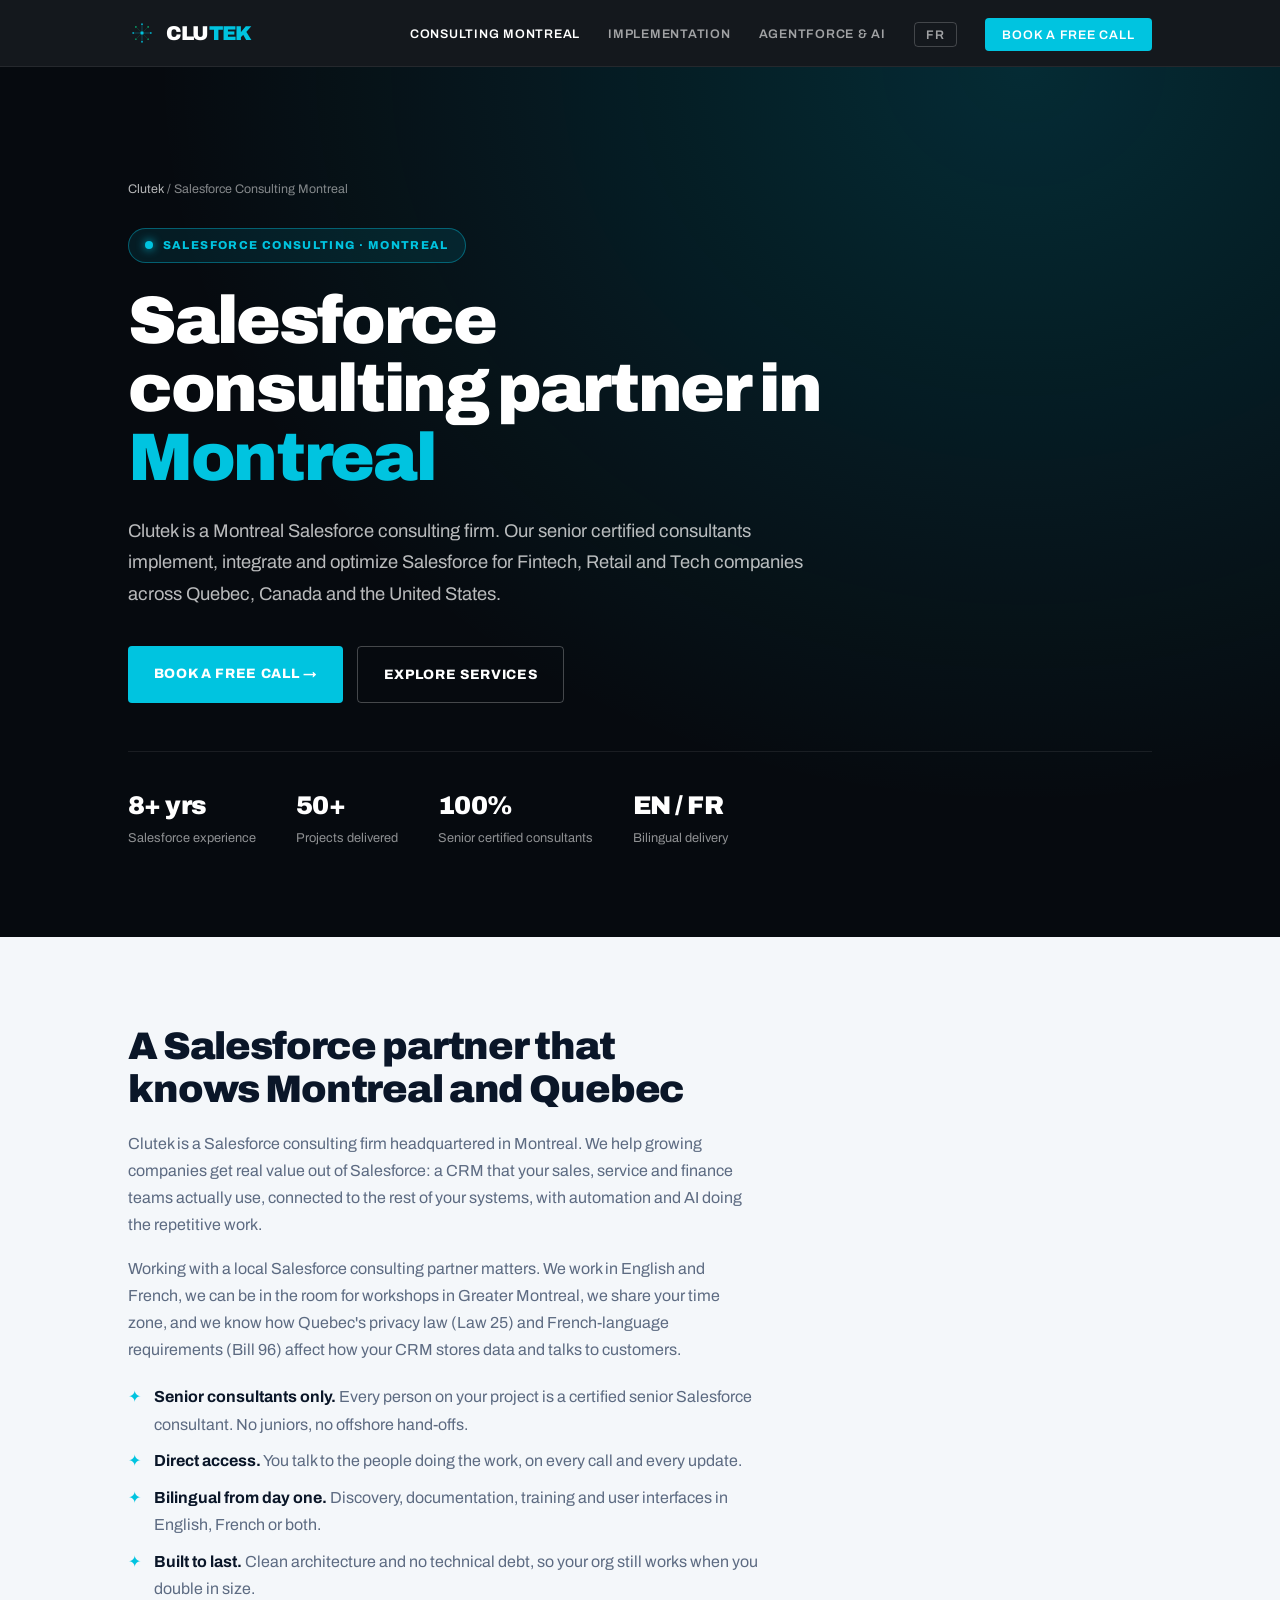
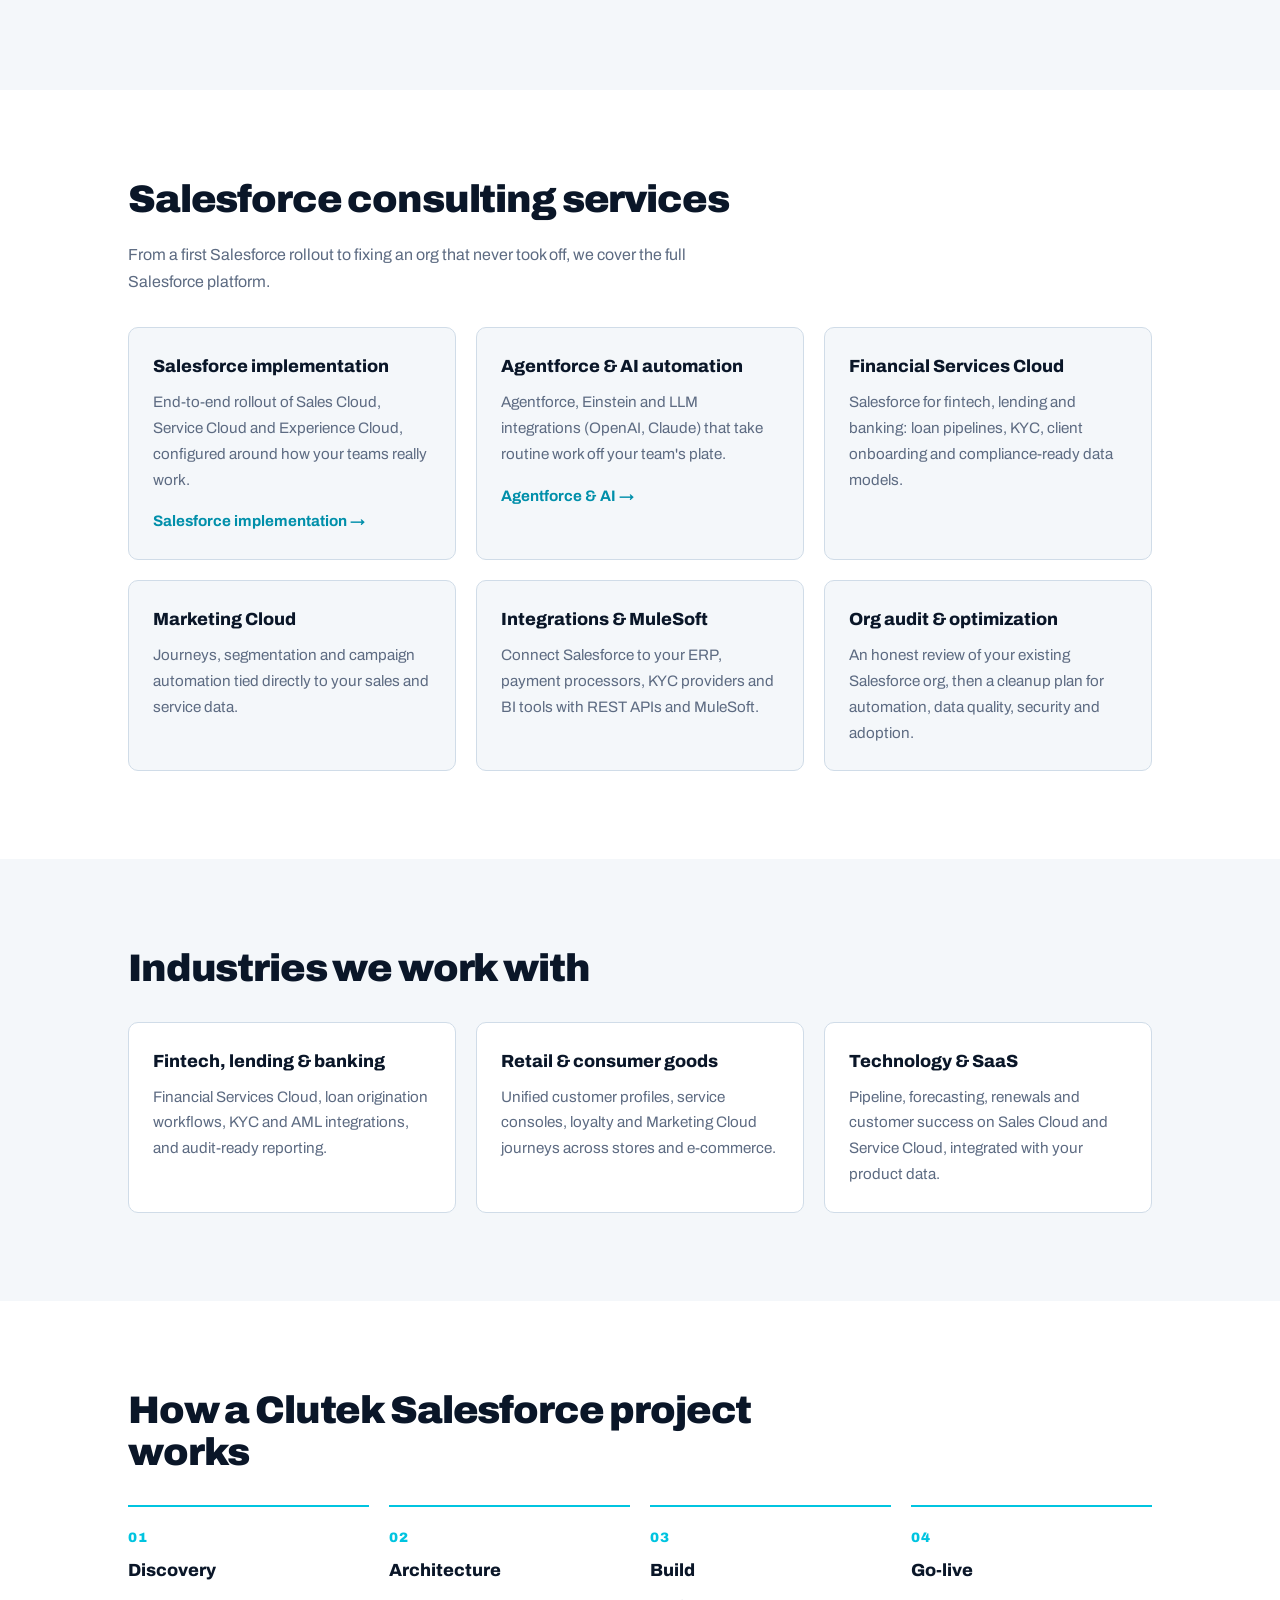
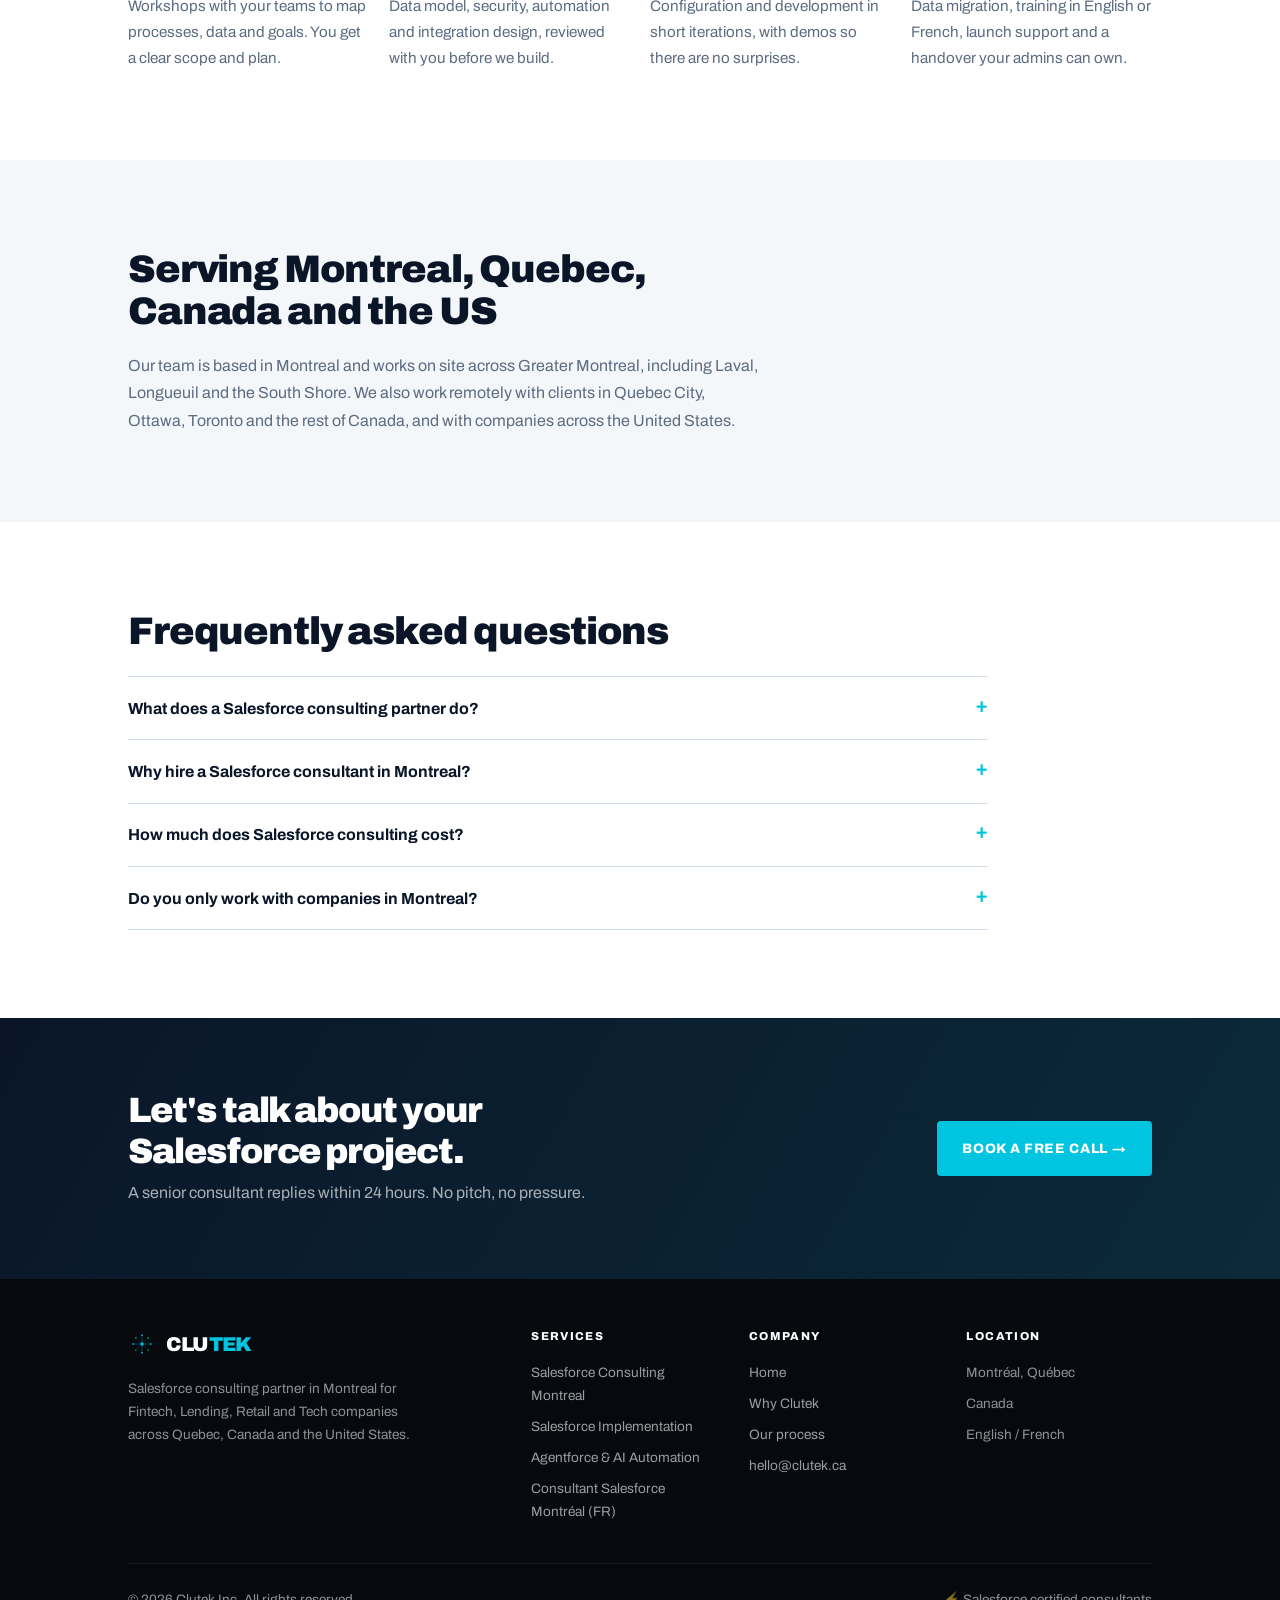
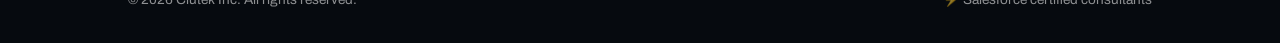
<file: salesforce-consulting-montreal/index.html>
<!DOCTYPE html>
<html lang="en-CA">
<head>
<meta charset="UTF-8">
<meta name="viewport" content="width=device-width, initial-scale=1.0">
<title>Salesforce Consultants in Montreal, Quebec | Clutek</title>
<meta name="description" content="Montreal Salesforce consultants for implementation, Agentforce AI, integrations and org optimization. Senior certified, bilingual EN/FR. Free discovery call.">
<meta name="robots" content="index, follow, max-snippet:-1, max-image-preview:large">
<link rel="canonical" href="https://clutek.ca/salesforce-consulting-montreal/">
<link rel="icon" type="image/png" href="/favicon.png">
<link rel="apple-touch-icon" href="/apple-touch-icon.png">
<meta property="og:type" content="website">
<meta property="og:url" content="https://clutek.ca/salesforce-consulting-montreal/">
<meta property="og:title" content="Salesforce Consultants in Montreal, Quebec | Clutek">
<meta property="og:description" content="Montreal Salesforce consultants for implementation, Agentforce AI, integrations and org optimization. Senior certified, bilingual EN/FR. Free discovery call.">
<meta property="og:image" content="https://clutek.ca/og-image.png">
<meta property="og:locale" content="en_CA">
<meta property="og:site_name" content="Clutek">
<meta name="twitter:card" content="summary_large_image">
<link rel="preconnect" href="https://fonts.googleapis.com">
<link rel="preconnect" href="https://fonts.gstatic.com" crossorigin>
<link href="https://fonts.googleapis.com/css2?family=Archivo:wght@400;600;700;800;900&display=swap" rel="stylesheet">
<link rel="stylesheet" href="/assets/site.css">
<script type="application/ld+json">
{
 "@context": "https://schema.org",
 "@graph": [
  {
   "@type": "WebPage",
   "@id": "https://clutek.ca/salesforce-consulting-montreal/#webpage",
   "url": "https://clutek.ca/salesforce-consulting-montreal/",
   "name": "Salesforce Consultants in Montreal, Quebec | Clutek",
   "description": "Montreal Salesforce consultants for implementation, Agentforce AI, integrations and org optimization. Senior certified, bilingual EN/FR. Free discovery call.",
   "inLanguage": "en-CA",
   "isPartOf": {
    "@id": "https://clutek.ca/#website"
   },
   "about": {
    "@id": "https://clutek.ca/#business"
   }
  },
  {
   "@type": "BreadcrumbList",
   "itemListElement": [
    {
     "@type": "ListItem",
     "position": 1,
     "name": "Clutek",
     "item": "https://clutek.ca/"
    },
    {
     "@type": "ListItem",
     "position": 2,
     "name": "Salesforce Consulting Montreal",
     "item": "https://clutek.ca/salesforce-consulting-montreal/"
    }
   ]
  },
  {
   "@type": "Service",
   "@id": "https://clutek.ca/salesforce-consulting-montreal/#service",
   "name": "Salesforce consulting in Montreal",
   "serviceType": "Salesforce consulting",
   "description": "Montreal Salesforce consultants for implementation, Agentforce AI, integrations and org optimization. Senior certified, bilingual EN/FR. Free discovery call.",
   "url": "https://clutek.ca/salesforce-consulting-montreal/",
   "provider": {
    "@type": "ProfessionalService",
    "@id": "https://clutek.ca/#business",
    "name": "Clutek",
    "url": "https://clutek.ca/",
    "email": "hello@clutek.ca",
    "address": {
     "@type": "PostalAddress",
     "addressLocality": "Montreal",
     "addressRegion": "QC",
     "addressCountry": "CA"
    }
   },
   "areaServed": [
    {
     "@type": "City",
     "name": "Montreal"
    },
    {
     "@type": "AdministrativeArea",
     "name": "Quebec"
    },
    {
     "@type": "Country",
     "name": "Canada"
    },
    {
     "@type": "Country",
     "name": "United States"
    }
   ],
   "availableLanguage": [
    "en",
    "fr"
   ]
  },
  {
   "@type": "FAQPage",
   "mainEntity": [
    {
     "@type": "Question",
     "name": "What does a Salesforce consulting partner do?",
     "acceptedAnswer": {
      "@type": "Answer",
      "text": "A Salesforce consulting partner plans, configures and rolls out Salesforce for your business, then helps you improve it over time. At Clutek that covers discovery, architecture, configuration, integrations, data migration, AI automation, training and ongoing support."
     }
    },
    {
     "@type": "Question",
     "name": "Why hire a Salesforce consultant in Montreal?",
     "acceptedAnswer": {
      "@type": "Answer",
      "text": "A Montreal-based consultant works in French and English, can run workshops on site, works in your time zone, and understands Quebec requirements such as Law 25 for personal information and Bill 96 for French-language customer communications."
     }
    },
    {
     "@type": "Question",
     "name": "How much does Salesforce consulting cost?",
     "acceptedAnswer": {
      "@type": "Answer",
      "text": "It depends on scope. A focused Sales Cloud or Service Cloud rollout for a small team costs far less than a multi-cloud program with integrations and data migration. After a free discovery call we give you a fixed scope and estimate before any work starts."
     }
    },
    {
     "@type": "Question",
     "name": "Do you only work with companies in Montreal?",
     "acceptedAnswer": {
      "@type": "Answer",
      "text": "No. We are based in Montreal and serve clients across Quebec, the rest of Canada and the United States, on site or remotely."
     }
    }
   ]
  }
 ]
}
</script>
</head>
<body>
<header class="site-header"><div class="wrap">
<a class="brand" href="/" aria-label="Clutek Home"><svg width="28" height="28" viewBox="0 0 96 96" fill="none" aria-hidden="true"><circle cx="48" cy="48" r="6" fill="#00C4E0"/><circle cx="48" cy="18" r="3.5" fill="#00C4E0" opacity=".8"/><circle cx="48" cy="78" r="3.5" fill="#00C4E0" opacity=".8"/><circle cx="18" cy="48" r="3.5" fill="#00C4E0" opacity=".8"/><circle cx="78" cy="48" r="3.5" fill="#00C4E0" opacity=".8"/><circle cx="27" cy="27" r="3" fill="#00D48A" opacity=".75"/><circle cx="69" cy="27" r="3" fill="#00D48A" opacity=".75"/><circle cx="27" cy="69" r="3" fill="#00D48A" opacity=".6"/><circle cx="69" cy="69" r="3" fill="#00D48A" opacity=".6"/><g stroke="#00C4E0" stroke-width="1.5" opacity=".7"><line x1="48" y1="42" x2="48" y2="22"/><line x1="48" y1="54" x2="48" y2="74"/><line x1="42" y1="48" x2="22" y2="48"/><line x1="54" y1="48" x2="74" y2="48"/></g><g stroke="#00D48A" stroke-width="1" opacity=".5"><line x1="44" y1="44" x2="31" y2="31"/><line x1="52" y1="44" x2="65" y2="31"/><line x1="44" y1="52" x2="31" y2="65"/><line x1="52" y1="52" x2="65" y2="65"/></g></svg><span class="brand-wm">Clu<span>tek</span></span></a>
<ul class="site-nav">
<li class="hide-sm"><a href="/salesforce-consulting-montreal/" aria-current="page">Consulting Montreal</a></li>
<li class="hide-sm"><a href="/salesforce-implementation/">Implementation</a></li>
<li class="hide-sm"><a href="/agentforce-ai-automation/">Agentforce & AI</a></li>
<li><a class="lang" href="/fr/" hreflang="fr" lang="fr">FR</a></li>
<li><a class="cta" href="/#contact">Book a free call</a></li>
</ul>
</div></header>

<main>
<section class="page-hero"><div class="wrap">
<nav class="crumbs" aria-label="Breadcrumb"><a href="/">Clutek</a> / Salesforce Consulting Montreal</nav>
<div class="eyebrow">Salesforce consulting · Montreal</div>
<h1>Salesforce consulting partner in <em>Montreal</em></h1>
<p class="lead">Clutek is a Montreal Salesforce consulting firm. Our senior certified consultants implement, integrate and optimize Salesforce for Fintech, Retail and Tech companies across Quebec, Canada and the United States.</p>
<div class="actions"><a class="btn btn-primary" href="/#contact">Book a free call →</a><a class="btn btn-ghost" href="/#services">Explore services</a></div>
<div class="facts"><div><strong>8+ yrs</strong>Salesforce experience</div><div><strong>50+</strong>Projects delivered</div><div><strong>100%</strong>Senior certified consultants</div><div><strong>EN / FR</strong>Bilingual delivery</div></div>
</div></section>

<section class="section"><div class="wrap">
<h2>A Salesforce partner that knows Montreal and Quebec</h2>
<p>Clutek is a Salesforce consulting firm headquartered in Montreal. We help growing companies get real value out of Salesforce: a CRM that your sales, service and finance teams actually use, connected to the rest of your systems, with automation and AI doing the repetitive work.</p>
<p>Working with a local Salesforce consulting partner matters. We work in English and French, we can be in the room for workshops in Greater Montreal, we share your time zone, and we know how Quebec's privacy law (Law 25) and French-language requirements (Bill 96) affect how your CRM stores data and talks to customers.</p>
<ul class="checks">
<li><strong>Senior consultants only.</strong> Every person on your project is a certified senior Salesforce consultant. No juniors, no offshore hand-offs.</li>
<li><strong>Direct access.</strong> You talk to the people doing the work, on every call and every update.</li>
<li><strong>Bilingual from day one.</strong> Discovery, documentation, training and user interfaces in English, French or both.</li>
<li><strong>Built to last.</strong> Clean architecture and no technical debt, so your org still works when you double in size.</li>
</ul>
</div></section>

<section class="section alt" id="services"><div class="wrap">
<h2>Salesforce consulting services</h2>
<p>From a first Salesforce rollout to fixing an org that never took off, we cover the full Salesforce platform.</p>
<div class="grid">
<div class="card"><h3>Salesforce implementation</h3><p>End-to-end rollout of Sales Cloud, Service Cloud and Experience Cloud, configured around how your teams really work.</p><p><a href="/salesforce-implementation/">Salesforce implementation →</a></p></div>
<div class="card"><h3>Agentforce &amp; AI automation</h3><p>Agentforce, Einstein and LLM integrations (OpenAI, Claude) that take routine work off your team's plate.</p><p><a href="/agentforce-ai-automation/">Agentforce &amp; AI →</a></p></div>
<div class="card"><h3>Financial Services Cloud</h3><p>Salesforce for fintech, lending and banking: loan pipelines, KYC, client onboarding and compliance-ready data models.</p></div>
<div class="card"><h3>Marketing Cloud</h3><p>Journeys, segmentation and campaign automation tied directly to your sales and service data.</p></div>
<div class="card"><h3>Integrations &amp; MuleSoft</h3><p>Connect Salesforce to your ERP, payment processors, KYC providers and BI tools with REST APIs and MuleSoft.</p></div>
<div class="card"><h3>Org audit &amp; optimization</h3><p>An honest review of your existing Salesforce org, then a cleanup plan for automation, data quality, security and adoption.</p></div>
</div>
</div></section>

<section class="section"><div class="wrap">
<h2>Industries we work with</h2>
<div class="grid">
<div class="card"><h3>Fintech, lending &amp; banking</h3><p>Financial Services Cloud, loan origination workflows, KYC and AML integrations, and audit-ready reporting.</p></div>
<div class="card"><h3>Retail &amp; consumer goods</h3><p>Unified customer profiles, service consoles, loyalty and Marketing Cloud journeys across stores and e-commerce.</p></div>
<div class="card"><h3>Technology &amp; SaaS</h3><p>Pipeline, forecasting, renewals and customer success on Sales Cloud and Service Cloud, integrated with your product data.</p></div>
</div>
</div></section>

<section class="section alt"><div class="wrap">
<h2>How a Clutek Salesforce project works</h2>
<ol class="steps">
<li><h3>Discovery</h3><p>Workshops with your teams to map processes, data and goals. You get a clear scope and plan.</p></li>
<li><h3>Architecture</h3><p>Data model, security, automation and integration design, reviewed with you before we build.</p></li>
<li><h3>Build</h3><p>Configuration and development in short iterations, with demos so there are no surprises.</p></li>
<li><h3>Go-live</h3><p>Data migration, training in English or French, launch support and a handover your admins can own.</p></li>
</ol>
</div></section>

<section class="section"><div class="wrap">
<h2>Serving Montreal, Quebec, Canada and the US</h2>
<p>Our team is based in Montreal and works on site across Greater Montreal, including Laval, Longueuil and the South Shore. We also work remotely with clients in Quebec City, Ottawa, Toronto and the rest of Canada, and with companies across the United States.</p>
</div></section>

<section class="section alt" aria-labelledby="faq-h"><div class="wrap">
<h2 id="faq-h">Frequently asked questions</h2>
<div class="faq">
<details><summary>What does a Salesforce consulting partner do?</summary><p>A Salesforce consulting partner plans, configures and rolls out Salesforce for your business, then helps you improve it over time. At Clutek that covers discovery, architecture, configuration, integrations, data migration, AI automation, training and ongoing support.</p></details>
<details><summary>Why hire a Salesforce consultant in Montreal?</summary><p>A Montreal-based consultant works in French and English, can run workshops on site, works in your time zone, and understands Quebec requirements such as Law 25 for personal information and Bill 96 for French-language customer communications.</p></details>
<details><summary>How much does Salesforce consulting cost?</summary><p>It depends on scope. A focused Sales Cloud or Service Cloud rollout for a small team costs far less than a multi-cloud program with integrations and data migration. After a free discovery call we give you a fixed scope and estimate before any work starts.</p></details>
<details><summary>Do you only work with companies in Montreal?</summary><p>No. We are based in Montreal and serve clients across Quebec, the rest of Canada and the United States, on site or remotely.</p></details>
</div>
</div></section>
<section class="cta-band"><div class="wrap">
<div><h2>Let's talk about your Salesforce project.</h2><p>A senior consultant replies within 24 hours. No pitch, no pressure.</p></div>
<a class="btn btn-primary" href="/#contact">Book a free call →</a>
</div></section>
</main>

<footer class="site-footer"><div class="wrap">
<div class="foot-grid">
<div><a class="brand" href="/"><svg width="28" height="28" viewBox="0 0 96 96" fill="none" aria-hidden="true"><circle cx="48" cy="48" r="6" fill="#00C4E0"/><circle cx="48" cy="18" r="3.5" fill="#00C4E0" opacity=".8"/><circle cx="48" cy="78" r="3.5" fill="#00C4E0" opacity=".8"/><circle cx="18" cy="48" r="3.5" fill="#00C4E0" opacity=".8"/><circle cx="78" cy="48" r="3.5" fill="#00C4E0" opacity=".8"/><circle cx="27" cy="27" r="3" fill="#00D48A" opacity=".75"/><circle cx="69" cy="27" r="3" fill="#00D48A" opacity=".75"/><circle cx="27" cy="69" r="3" fill="#00D48A" opacity=".6"/><circle cx="69" cy="69" r="3" fill="#00D48A" opacity=".6"/><g stroke="#00C4E0" stroke-width="1.5" opacity=".7"><line x1="48" y1="42" x2="48" y2="22"/><line x1="48" y1="54" x2="48" y2="74"/><line x1="42" y1="48" x2="22" y2="48"/><line x1="54" y1="48" x2="74" y2="48"/></g><g stroke="#00D48A" stroke-width="1" opacity=".5"><line x1="44" y1="44" x2="31" y2="31"/><line x1="52" y1="44" x2="65" y2="31"/><line x1="44" y1="52" x2="31" y2="65"/><line x1="52" y1="52" x2="65" y2="65"/></g></svg><span class="brand-wm">Clu<span>tek</span></span></a><p style="margin-top:1rem;max-width:38ch">Salesforce consulting partner in Montreal for Fintech, Lending, Retail and Tech companies across Quebec, Canada and the United States.</p></div>
<div><h2>Services</h2><ul>
<li><a href="/salesforce-consulting-montreal/">Salesforce Consulting Montreal</a></li>
<li><a href="/salesforce-implementation/">Salesforce Implementation</a></li>
<li><a href="/agentforce-ai-automation/">Agentforce &amp; AI Automation</a></li>
<li><a href="/fr/" lang="fr">Consultant Salesforce Montréal (FR)</a></li>
</ul></div>
<div><h2>Company</h2><ul>
<li><a href="/">Home</a></li>
<li><a href="/#why">Why Clutek</a></li>
<li><a href="/#process">Our process</a></li>
<li><a href="mailto:hello@clutek.ca">hello@clutek.ca</a></li>
</ul></div>
<div><h2>Location</h2><ul><li>Montréal, Québec</li><li>Canada</li><li>English / French</li></ul></div>
</div>
<div class="foot-bottom"><span>© 2026 Clutek Inc. All rights reserved.</span><span>⚡ Salesforce certified consultants</span></div>
</div></footer>
</body>
</html>
</file>
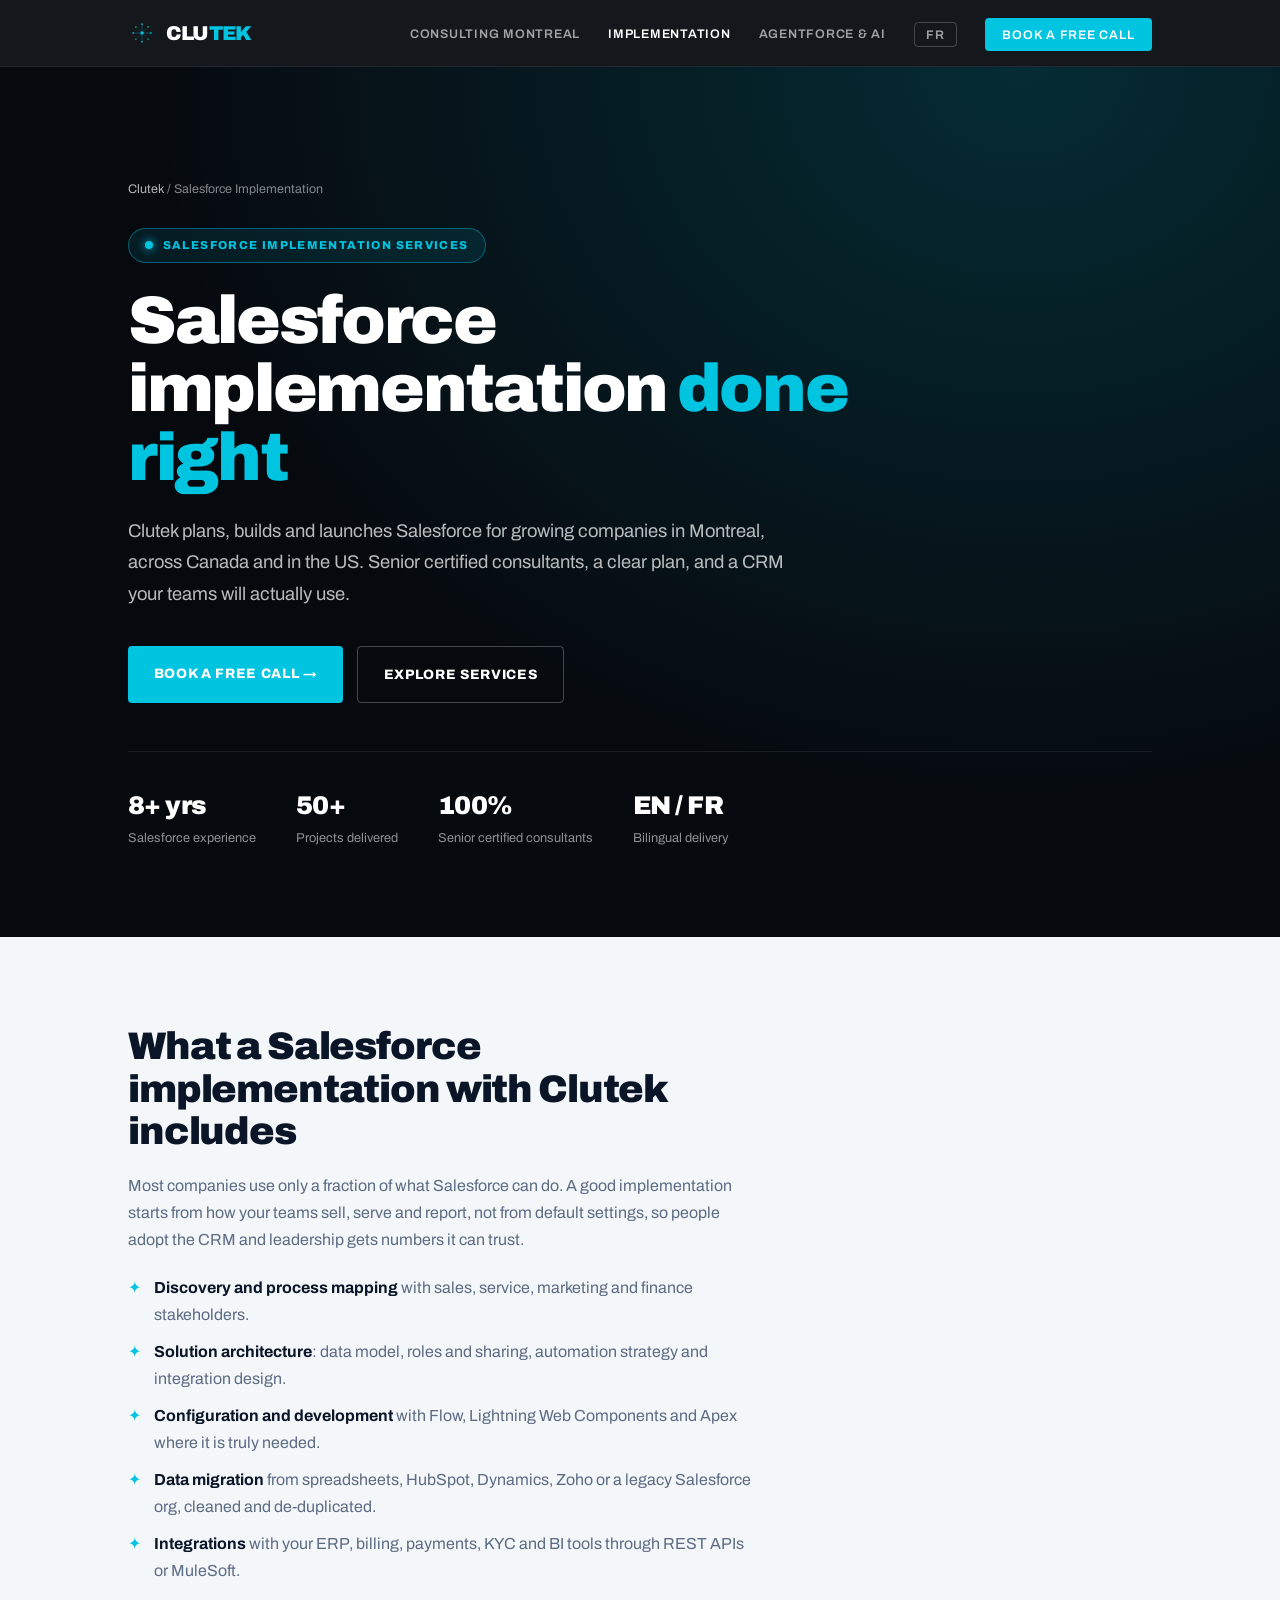
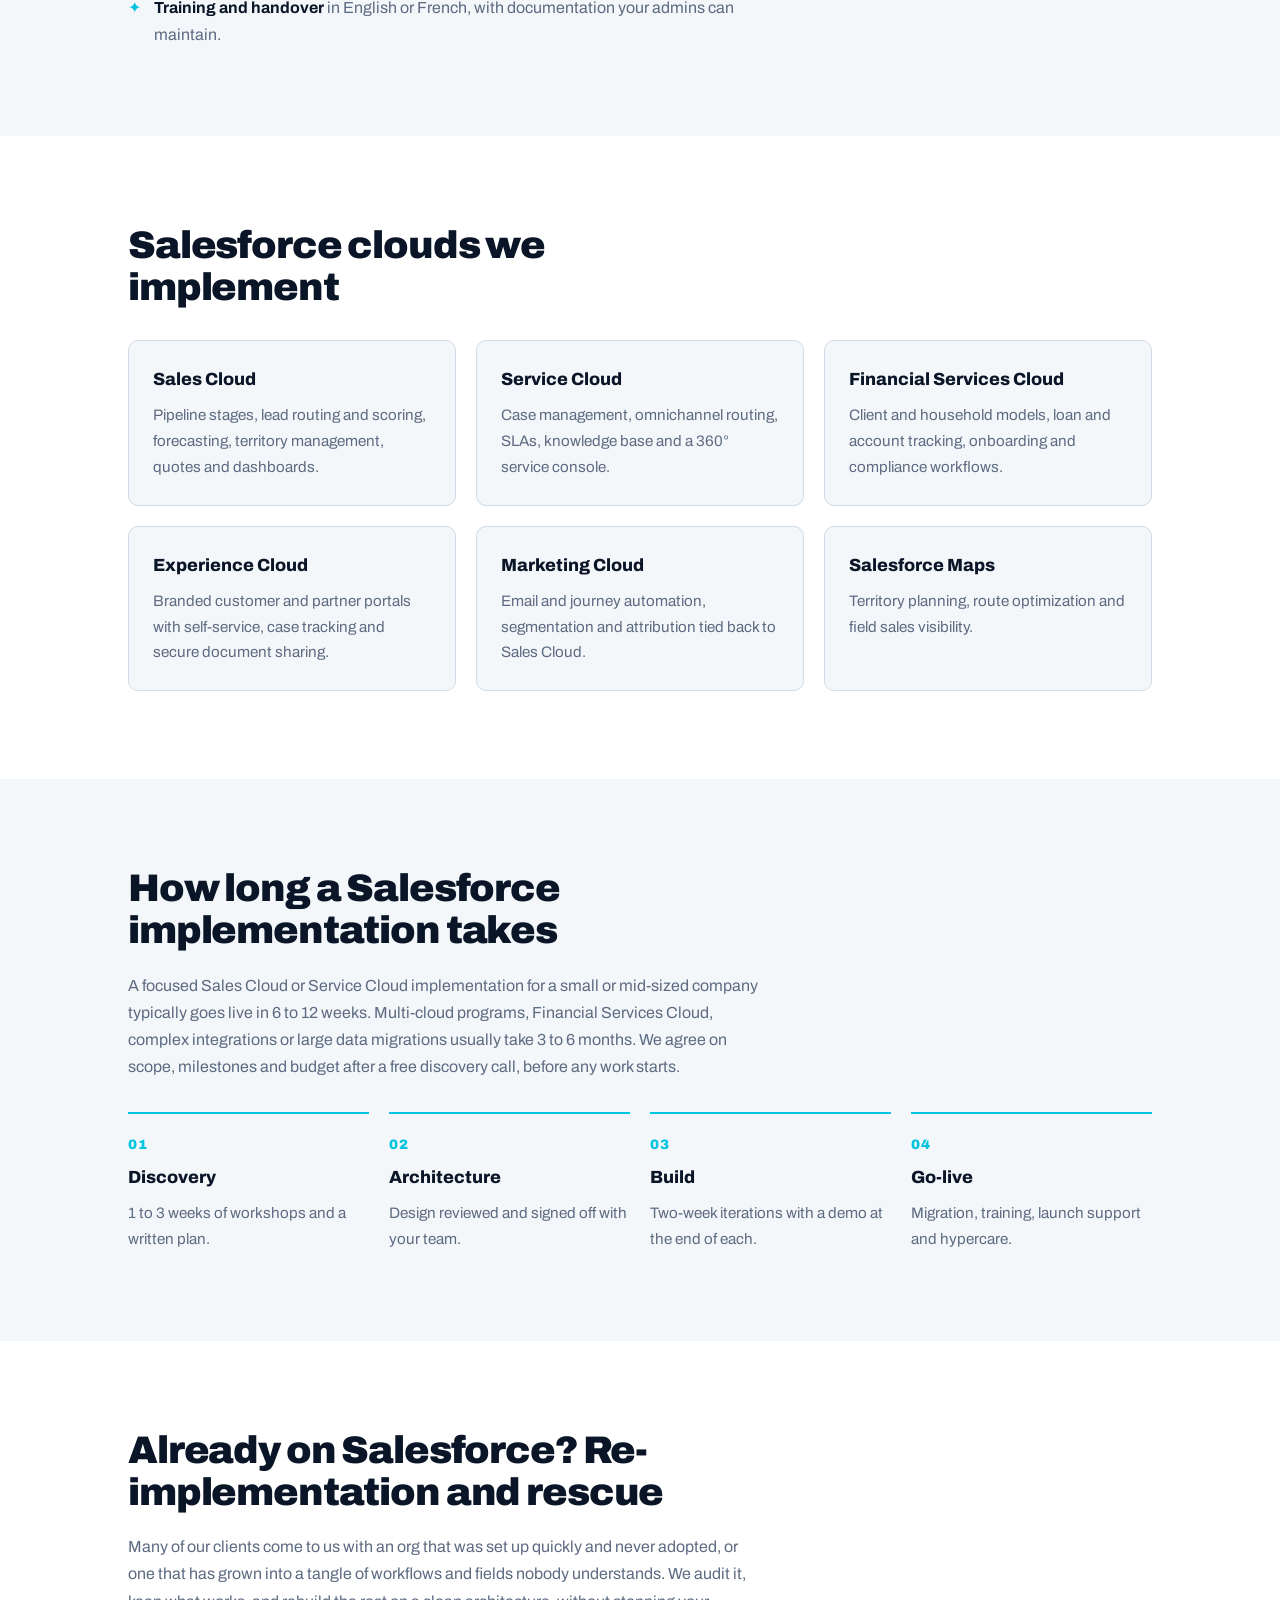
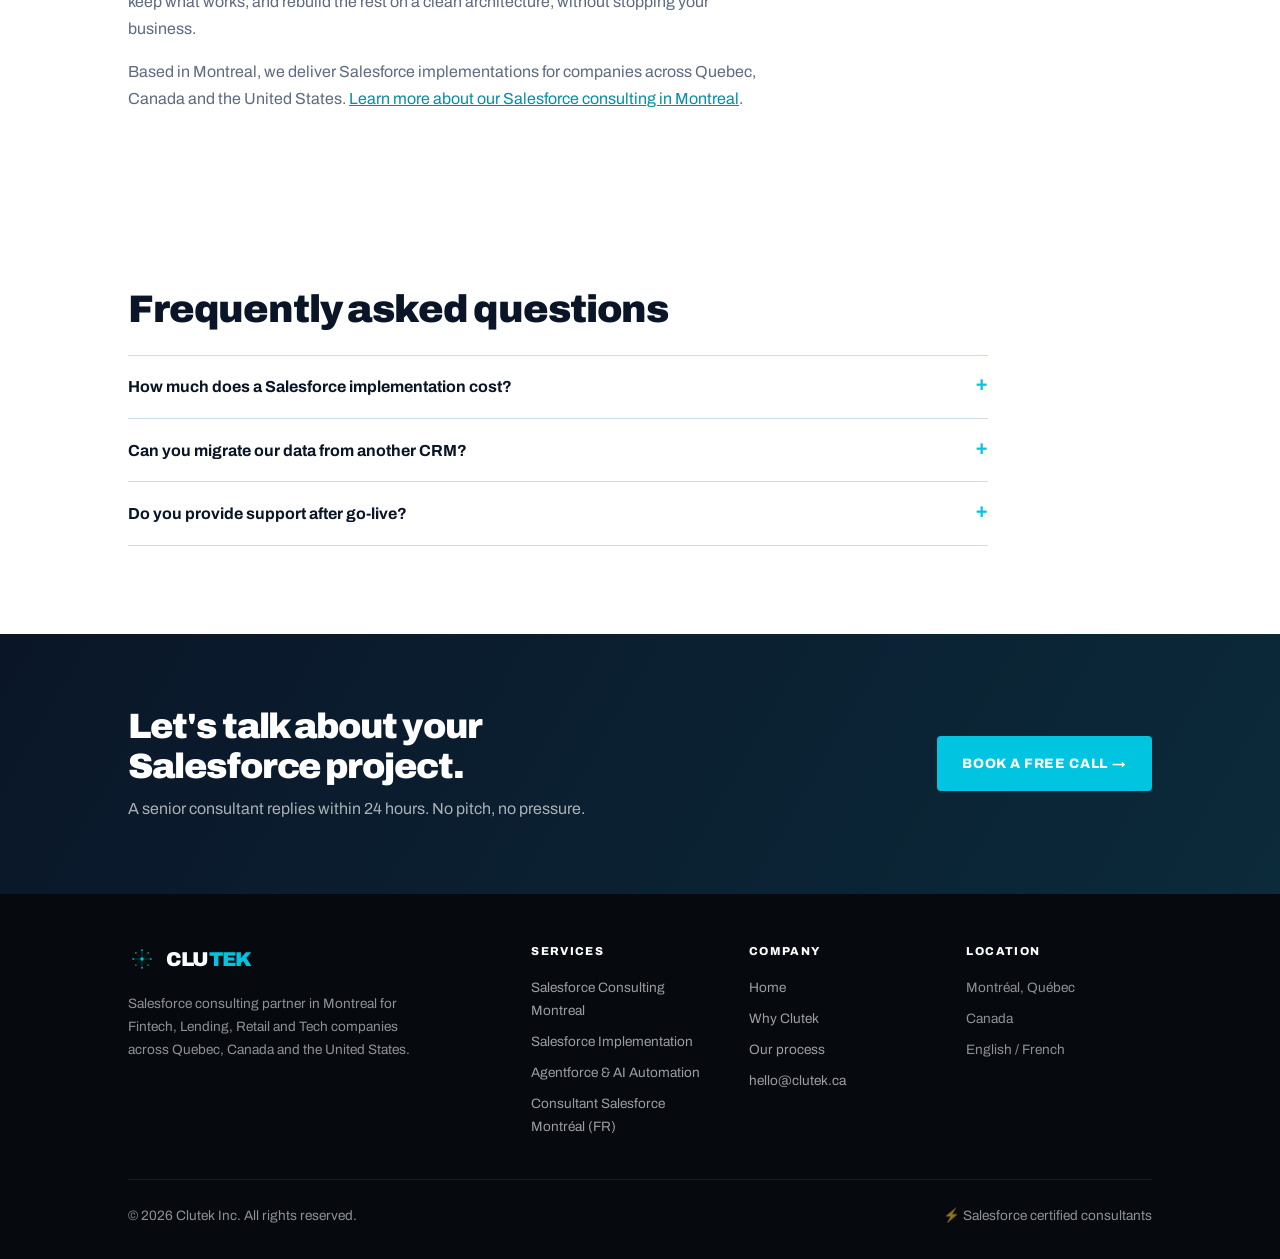
<file: salesforce-implementation/index.html>
<!DOCTYPE html>
<html lang="en-CA">
<head>
<meta charset="UTF-8">
<meta name="viewport" content="width=device-width, initial-scale=1.0">
<title>Salesforce Implementation Services in Montreal | Clutek</title>
<meta name="description" content="End-to-end Salesforce implementation by senior certified consultants: Sales Cloud, Service Cloud, FSC, integrations and data migration. Based in Montreal.">
<meta name="robots" content="index, follow, max-snippet:-1, max-image-preview:large">
<link rel="canonical" href="https://clutek.ca/salesforce-implementation/">
<link rel="icon" type="image/png" href="/favicon.png">
<link rel="apple-touch-icon" href="/apple-touch-icon.png">
<meta property="og:type" content="website">
<meta property="og:url" content="https://clutek.ca/salesforce-implementation/">
<meta property="og:title" content="Salesforce Implementation Services in Montreal | Clutek">
<meta property="og:description" content="End-to-end Salesforce implementation by senior certified consultants: Sales Cloud, Service Cloud, FSC, integrations and data migration. Based in Montreal.">
<meta property="og:image" content="https://clutek.ca/og-image.png">
<meta property="og:locale" content="en_CA">
<meta property="og:site_name" content="Clutek">
<meta name="twitter:card" content="summary_large_image">
<link rel="preconnect" href="https://fonts.googleapis.com">
<link rel="preconnect" href="https://fonts.gstatic.com" crossorigin>
<link href="https://fonts.googleapis.com/css2?family=Archivo:wght@400;600;700;800;900&display=swap" rel="stylesheet">
<link rel="stylesheet" href="/assets/site.css">
<script type="application/ld+json">
{
 "@context": "https://schema.org",
 "@graph": [
  {
   "@type": "WebPage",
   "@id": "https://clutek.ca/salesforce-implementation/#webpage",
   "url": "https://clutek.ca/salesforce-implementation/",
   "name": "Salesforce Implementation Services in Montreal | Clutek",
   "description": "End-to-end Salesforce implementation by senior certified consultants: Sales Cloud, Service Cloud, FSC, integrations and data migration. Based in Montreal.",
   "inLanguage": "en-CA",
   "isPartOf": {
    "@id": "https://clutek.ca/#website"
   },
   "about": {
    "@id": "https://clutek.ca/#business"
   }
  },
  {
   "@type": "BreadcrumbList",
   "itemListElement": [
    {
     "@type": "ListItem",
     "position": 1,
     "name": "Clutek",
     "item": "https://clutek.ca/"
    },
    {
     "@type": "ListItem",
     "position": 2,
     "name": "Salesforce Implementation",
     "item": "https://clutek.ca/salesforce-implementation/"
    }
   ]
  },
  {
   "@type": "Service",
   "@id": "https://clutek.ca/salesforce-implementation/#service",
   "name": "Salesforce implementation",
   "serviceType": "Salesforce implementation",
   "description": "End-to-end Salesforce implementation by senior certified consultants: Sales Cloud, Service Cloud, FSC, integrations and data migration. Based in Montreal.",
   "url": "https://clutek.ca/salesforce-implementation/",
   "provider": {
    "@type": "ProfessionalService",
    "@id": "https://clutek.ca/#business",
    "name": "Clutek",
    "url": "https://clutek.ca/",
    "email": "hello@clutek.ca",
    "address": {
     "@type": "PostalAddress",
     "addressLocality": "Montreal",
     "addressRegion": "QC",
     "addressCountry": "CA"
    }
   },
   "areaServed": [
    {
     "@type": "City",
     "name": "Montreal"
    },
    {
     "@type": "AdministrativeArea",
     "name": "Quebec"
    },
    {
     "@type": "Country",
     "name": "Canada"
    },
    {
     "@type": "Country",
     "name": "United States"
    }
   ],
   "availableLanguage": [
    "en",
    "fr"
   ]
  },
  {
   "@type": "FAQPage",
   "mainEntity": [
    {
     "@type": "Question",
     "name": "How much does a Salesforce implementation cost?",
     "acceptedAnswer": {
      "@type": "Answer",
      "text": "Cost depends on the clouds involved, the number of users and processes, integrations and data migration. We give a fixed scope and estimate after a free discovery call, so you know the budget before the project starts."
     }
    },
    {
     "@type": "Question",
     "name": "Can you migrate our data from another CRM?",
     "acceptedAnswer": {
      "@type": "Answer",
      "text": "Yes. We migrate data from spreadsheets, HubSpot, Microsoft Dynamics, Zoho, Pipedrive and older Salesforce orgs, with cleanup, de-duplication and validation before go-live."
     }
    },
    {
     "@type": "Question",
     "name": "Do you provide support after go-live?",
     "acceptedAnswer": {
      "@type": "Answer",
      "text": "Yes. Every project includes launch support. After that, we offer ongoing optimization and admin support so the org keeps up with your business."
     }
    }
   ]
  }
 ]
}
</script>
</head>
<body>
<header class="site-header"><div class="wrap">
<a class="brand" href="/" aria-label="Clutek Home"><svg width="28" height="28" viewBox="0 0 96 96" fill="none" aria-hidden="true"><circle cx="48" cy="48" r="6" fill="#00C4E0"/><circle cx="48" cy="18" r="3.5" fill="#00C4E0" opacity=".8"/><circle cx="48" cy="78" r="3.5" fill="#00C4E0" opacity=".8"/><circle cx="18" cy="48" r="3.5" fill="#00C4E0" opacity=".8"/><circle cx="78" cy="48" r="3.5" fill="#00C4E0" opacity=".8"/><circle cx="27" cy="27" r="3" fill="#00D48A" opacity=".75"/><circle cx="69" cy="27" r="3" fill="#00D48A" opacity=".75"/><circle cx="27" cy="69" r="3" fill="#00D48A" opacity=".6"/><circle cx="69" cy="69" r="3" fill="#00D48A" opacity=".6"/><g stroke="#00C4E0" stroke-width="1.5" opacity=".7"><line x1="48" y1="42" x2="48" y2="22"/><line x1="48" y1="54" x2="48" y2="74"/><line x1="42" y1="48" x2="22" y2="48"/><line x1="54" y1="48" x2="74" y2="48"/></g><g stroke="#00D48A" stroke-width="1" opacity=".5"><line x1="44" y1="44" x2="31" y2="31"/><line x1="52" y1="44" x2="65" y2="31"/><line x1="44" y1="52" x2="31" y2="65"/><line x1="52" y1="52" x2="65" y2="65"/></g></svg><span class="brand-wm">Clu<span>tek</span></span></a>
<ul class="site-nav">
<li class="hide-sm"><a href="/salesforce-consulting-montreal/">Consulting Montreal</a></li>
<li class="hide-sm"><a href="/salesforce-implementation/" aria-current="page">Implementation</a></li>
<li class="hide-sm"><a href="/agentforce-ai-automation/">Agentforce & AI</a></li>
<li><a class="lang" href="/fr/" hreflang="fr" lang="fr">FR</a></li>
<li><a class="cta" href="/#contact">Book a free call</a></li>
</ul>
</div></header>

<main>
<section class="page-hero"><div class="wrap">
<nav class="crumbs" aria-label="Breadcrumb"><a href="/">Clutek</a> / Salesforce Implementation</nav>
<div class="eyebrow">Salesforce implementation services</div>
<h1>Salesforce implementation <em>done right</em></h1>
<p class="lead">Clutek plans, builds and launches Salesforce for growing companies in Montreal, across Canada and in the US. Senior certified consultants, a clear plan, and a CRM your teams will actually use.</p>
<div class="actions"><a class="btn btn-primary" href="/#contact">Book a free call →</a><a class="btn btn-ghost" href="/#services">Explore services</a></div>
<div class="facts"><div><strong>8+ yrs</strong>Salesforce experience</div><div><strong>50+</strong>Projects delivered</div><div><strong>100%</strong>Senior certified consultants</div><div><strong>EN / FR</strong>Bilingual delivery</div></div>
</div></section>

<section class="section"><div class="wrap">
<h2>What a Salesforce implementation with Clutek includes</h2>
<p>Most companies use only a fraction of what Salesforce can do. A good implementation starts from how your teams sell, serve and report, not from default settings, so people adopt the CRM and leadership gets numbers it can trust.</p>
<ul class="checks">
<li><strong>Discovery and process mapping</strong> with sales, service, marketing and finance stakeholders.</li>
<li><strong>Solution architecture</strong>: data model, roles and sharing, automation strategy and integration design.</li>
<li><strong>Configuration and development</strong> with Flow, Lightning Web Components and Apex where it is truly needed.</li>
<li><strong>Data migration</strong> from spreadsheets, HubSpot, Dynamics, Zoho or a legacy Salesforce org, cleaned and de-duplicated.</li>
<li><strong>Integrations</strong> with your ERP, billing, payments, KYC and BI tools through REST APIs or MuleSoft.</li>
<li><strong>Training and handover</strong> in English or French, with documentation your admins can maintain.</li>
</ul>
</div></section>

<section class="section alt"><div class="wrap">
<h2>Salesforce clouds we implement</h2>
<div class="grid">
<div class="card"><h3>Sales Cloud</h3><p>Pipeline stages, lead routing and scoring, forecasting, territory management, quotes and dashboards.</p></div>
<div class="card"><h3>Service Cloud</h3><p>Case management, omnichannel routing, SLAs, knowledge base and a 360° service console.</p></div>
<div class="card"><h3>Financial Services Cloud</h3><p>Client and household models, loan and account tracking, onboarding and compliance workflows.</p></div>
<div class="card"><h3>Experience Cloud</h3><p>Branded customer and partner portals with self-service, case tracking and secure document sharing.</p></div>
<div class="card"><h3>Marketing Cloud</h3><p>Email and journey automation, segmentation and attribution tied back to Sales Cloud.</p></div>
<div class="card"><h3>Salesforce Maps</h3><p>Territory planning, route optimization and field sales visibility.</p></div>
</div>
</div></section>

<section class="section"><div class="wrap">
<h2>How long a Salesforce implementation takes</h2>
<p>A focused Sales Cloud or Service Cloud implementation for a small or mid-sized company typically goes live in 6 to 12 weeks. Multi-cloud programs, Financial Services Cloud, complex integrations or large data migrations usually take 3 to 6 months. We agree on scope, milestones and budget after a free discovery call, before any work starts.</p>
<ol class="steps">
<li><h3>Discovery</h3><p>1 to 3 weeks of workshops and a written plan.</p></li>
<li><h3>Architecture</h3><p>Design reviewed and signed off with your team.</p></li>
<li><h3>Build</h3><p>Two-week iterations with a demo at the end of each.</p></li>
<li><h3>Go-live</h3><p>Migration, training, launch support and hypercare.</p></li>
</ol>
</div></section>

<section class="section alt"><div class="wrap">
<h2>Already on Salesforce? Re-implementation and rescue</h2>
<p>Many of our clients come to us with an org that was set up quickly and never adopted, or one that has grown into a tangle of workflows and fields nobody understands. We audit it, keep what works, and rebuild the rest on a clean architecture, without stopping your business.</p>
<p>Based in Montreal, we deliver Salesforce implementations for companies across Quebec, Canada and the United States. <a href="/salesforce-consulting-montreal/">Learn more about our Salesforce consulting in Montreal</a>.</p>
</div></section>

<section class="section alt" aria-labelledby="faq-h"><div class="wrap">
<h2 id="faq-h">Frequently asked questions</h2>
<div class="faq">
<details><summary>How much does a Salesforce implementation cost?</summary><p>Cost depends on the clouds involved, the number of users and processes, integrations and data migration. We give a fixed scope and estimate after a free discovery call, so you know the budget before the project starts.</p></details>
<details><summary>Can you migrate our data from another CRM?</summary><p>Yes. We migrate data from spreadsheets, HubSpot, Microsoft Dynamics, Zoho, Pipedrive and older Salesforce orgs, with cleanup, de-duplication and validation before go-live.</p></details>
<details><summary>Do you provide support after go-live?</summary><p>Yes. Every project includes launch support. After that, we offer ongoing optimization and admin support so the org keeps up with your business.</p></details>
</div>
</div></section>
<section class="cta-band"><div class="wrap">
<div><h2>Let's talk about your Salesforce project.</h2><p>A senior consultant replies within 24 hours. No pitch, no pressure.</p></div>
<a class="btn btn-primary" href="/#contact">Book a free call →</a>
</div></section>
</main>

<footer class="site-footer"><div class="wrap">
<div class="foot-grid">
<div><a class="brand" href="/"><svg width="28" height="28" viewBox="0 0 96 96" fill="none" aria-hidden="true"><circle cx="48" cy="48" r="6" fill="#00C4E0"/><circle cx="48" cy="18" r="3.5" fill="#00C4E0" opacity=".8"/><circle cx="48" cy="78" r="3.5" fill="#00C4E0" opacity=".8"/><circle cx="18" cy="48" r="3.5" fill="#00C4E0" opacity=".8"/><circle cx="78" cy="48" r="3.5" fill="#00C4E0" opacity=".8"/><circle cx="27" cy="27" r="3" fill="#00D48A" opacity=".75"/><circle cx="69" cy="27" r="3" fill="#00D48A" opacity=".75"/><circle cx="27" cy="69" r="3" fill="#00D48A" opacity=".6"/><circle cx="69" cy="69" r="3" fill="#00D48A" opacity=".6"/><g stroke="#00C4E0" stroke-width="1.5" opacity=".7"><line x1="48" y1="42" x2="48" y2="22"/><line x1="48" y1="54" x2="48" y2="74"/><line x1="42" y1="48" x2="22" y2="48"/><line x1="54" y1="48" x2="74" y2="48"/></g><g stroke="#00D48A" stroke-width="1" opacity=".5"><line x1="44" y1="44" x2="31" y2="31"/><line x1="52" y1="44" x2="65" y2="31"/><line x1="44" y1="52" x2="31" y2="65"/><line x1="52" y1="52" x2="65" y2="65"/></g></svg><span class="brand-wm">Clu<span>tek</span></span></a><p style="margin-top:1rem;max-width:38ch">Salesforce consulting partner in Montreal for Fintech, Lending, Retail and Tech companies across Quebec, Canada and the United States.</p></div>
<div><h2>Services</h2><ul>
<li><a href="/salesforce-consulting-montreal/">Salesforce Consulting Montreal</a></li>
<li><a href="/salesforce-implementation/">Salesforce Implementation</a></li>
<li><a href="/agentforce-ai-automation/">Agentforce &amp; AI Automation</a></li>
<li><a href="/fr/" lang="fr">Consultant Salesforce Montréal (FR)</a></li>
</ul></div>
<div><h2>Company</h2><ul>
<li><a href="/">Home</a></li>
<li><a href="/#why">Why Clutek</a></li>
<li><a href="/#process">Our process</a></li>
<li><a href="mailto:hello@clutek.ca">hello@clutek.ca</a></li>
</ul></div>
<div><h2>Location</h2><ul><li>Montréal, Québec</li><li>Canada</li><li>English / French</li></ul></div>
</div>
<div class="foot-bottom"><span>© 2026 Clutek Inc. All rights reserved.</span><span>⚡ Salesforce certified consultants</span></div>
</div></footer>
</body>
</html>
</file>
<file: assets/site.css>
/* Shared styles for Clutek content pages (service + French pages). The homepage keeps its own inline styles. */
*,*::before,*::after{box-sizing:border-box;margin:0;padding:0}
:root{
  --dark:#060A0F;--navy:#0A1628;--cyan:#00C4E0;--cyan2:#008FAA;--green:#00D48A;
  --light:#F4F7FA;--light2:#E8EFF6;--muted:#5D6B82;--border:#D0DCE8;--white:#fff;
}
html{scroll-behavior:smooth}
body{font-family:'Archivo',Verdana,sans-serif;background:var(--light);color:var(--navy);line-height:1.7;-webkit-font-smoothing:antialiased}
a{color:var(--cyan2)}
img,svg{display:block}

/* Header */
.site-header{position:sticky;top:0;z-index:50;background:rgba(6,10,15,0.94);backdrop-filter:blur(16px);border-bottom:1px solid rgba(255,255,255,0.07)}
.site-header .wrap{display:flex;align-items:center;justify-content:space-between;gap:1rem;padding-top:1rem;padding-bottom:1rem}
.brand{display:flex;align-items:center;gap:10px;text-decoration:none}
.brand-wm{font-weight:900;font-size:1.25rem;letter-spacing:-0.04em;text-transform:uppercase;color:#fff}
.brand-wm span{color:var(--cyan)}
.site-nav{display:flex;align-items:center;gap:1.75rem;list-style:none}
.site-nav a{color:rgba(255,255,255,0.6);text-decoration:none;font-size:0.78rem;font-weight:600;letter-spacing:0.06em;text-transform:uppercase}
.site-nav a:hover,.site-nav a[aria-current="page"]{color:#fff}
.site-nav .lang{border:1.5px solid rgba(255,255,255,0.2);border-radius:4px;padding:0.3rem 0.7rem}
.site-nav .cta{background:var(--cyan);color:#fff;padding:0.6rem 1.1rem;border-radius:4px}
.site-nav .cta:hover{background:var(--cyan2)}
@media(max-width:900px){.site-nav .hide-sm{display:none}}

.wrap{max-width:1120px;margin:0 auto;padding-left:clamp(16px,4vw,3rem);padding-right:clamp(16px,4vw,3rem)}

/* Hero */
.page-hero{background:radial-gradient(ellipse at 80% 0%,rgba(0,196,224,0.18),transparent 60%),var(--dark);color:#fff;padding:clamp(4rem,9vw,7rem) 0 clamp(3.5rem,7vw,5.5rem)}
.crumbs{font-size:0.78rem;color:rgba(255,255,255,0.5);margin-bottom:1.75rem}
.crumbs a{color:rgba(255,255,255,0.7);text-decoration:none}
.crumbs a:hover{color:var(--cyan)}
.eyebrow{display:inline-flex;align-items:center;gap:0.6rem;border:1px solid rgba(0,196,224,0.4);background:rgba(0,196,224,0.1);border-radius:100px;padding:0.4rem 1rem;font-size:0.72rem;font-weight:800;letter-spacing:0.12em;text-transform:uppercase;color:var(--cyan);margin-bottom:1.5rem}
.eyebrow::before{content:'';width:8px;height:8px;border-radius:50%;background:var(--cyan);box-shadow:0 0 10px var(--cyan)}
.page-hero h1{font-size:clamp(2.2rem,5.5vw,4.2rem);font-weight:900;line-height:1.02;letter-spacing:-0.035em;max-width:16ch}
.page-hero h1 em{font-style:normal;color:var(--cyan)}
.lead{font-size:clamp(1rem,1.6vw,1.15rem);color:rgba(255,255,255,0.72);max-width:62ch;margin-top:1.5rem}
.actions{display:flex;flex-wrap:wrap;gap:0.85rem;margin-top:2.25rem}
.btn{display:inline-block;text-decoration:none;font-weight:800;font-size:0.85rem;letter-spacing:0.05em;text-transform:uppercase;padding:1rem 1.6rem;border-radius:4px}
.btn-primary{background:var(--cyan);color:#fff}
.btn-primary:hover{background:var(--cyan2)}
.btn-ghost{border:1.5px solid rgba(255,255,255,0.25);color:#fff}
.btn-ghost:hover{border-color:var(--cyan);color:var(--cyan)}
.facts{display:flex;flex-wrap:wrap;gap:2.5rem;margin-top:3rem;padding-top:2rem;border-top:1px solid rgba(255,255,255,0.08)}
.facts div{font-size:0.8rem;color:rgba(255,255,255,0.55)}
.facts strong{display:block;font-size:1.6rem;font-weight:900;color:#fff;letter-spacing:-0.02em}

/* Content */
.section{padding:clamp(3.5rem,7vw,5.5rem) 0}
.section.alt{background:#fff}
.section h2{font-size:clamp(1.6rem,3.2vw,2.4rem);font-weight:900;letter-spacing:-0.03em;line-height:1.1;margin-bottom:1.25rem;max-width:24ch}
.section h3{font-size:1.1rem;font-weight:800;margin-bottom:0.5rem}
.section p{color:var(--muted);max-width:70ch}
.section p+p{margin-top:1rem}
.grid{display:grid;grid-template-columns:repeat(auto-fit,minmax(250px,1fr));gap:1.25rem;margin-top:2rem}
.card{background:var(--light);border:1px solid var(--border);border-radius:10px;padding:1.5rem}
.section:not(.alt) .card{background:#fff}
.card p{font-size:0.95rem}
.card a{font-weight:700;text-decoration:none}
.checks{list-style:none;margin-top:1.25rem;display:grid;gap:0.6rem;max-width:70ch}
.checks li{position:relative;padding-left:1.6rem;color:var(--muted)}
.checks li::before{content:'✦';position:absolute;left:0;color:var(--cyan)}
.checks strong{color:var(--navy)}
.steps{counter-reset:s;list-style:none;display:grid;grid-template-columns:repeat(auto-fit,minmax(220px,1fr));gap:1.25rem;margin-top:2rem}
.steps li{counter-increment:s;border-top:2px solid var(--cyan);padding-top:1rem}
.steps li::before{content:'0' counter(s);font-weight:900;color:var(--cyan);font-size:0.85rem;letter-spacing:0.1em}
.steps h3{margin-top:0.35rem}
.steps p{font-size:0.95rem}

/* FAQ */
.faq{max-width:860px;margin-top:1.5rem}
.faq details{border-top:1px solid var(--border);padding:1.1rem 0}
.faq details:last-child{border-bottom:1px solid var(--border)}
.faq summary{cursor:pointer;font-weight:700;list-style:none;display:flex;justify-content:space-between;gap:1rem}
.faq summary::-webkit-details-marker{display:none}
.faq summary::after{content:'+';color:var(--cyan);font-size:1.3rem;line-height:1}
.faq details[open] summary::after{content:'–'}
.faq p{margin-top:0.75rem}

/* CTA band */
.cta-band{background:linear-gradient(120deg,var(--navy),#0b2a3a);color:#fff;padding:clamp(3rem,6vw,4.5rem) 0}
.cta-band .wrap{display:flex;flex-wrap:wrap;align-items:center;justify-content:space-between;gap:1.5rem}
.cta-band h2{font-size:clamp(1.5rem,3vw,2.2rem);font-weight:900;letter-spacing:-0.03em;line-height:1.15;max-width:22ch}
.cta-band p{color:rgba(255,255,255,0.65);margin-top:0.5rem}

/* Footer */
.site-footer{background:var(--dark);color:rgba(255,255,255,0.55);padding:3rem 0 2rem;font-size:0.85rem}
.foot-grid{display:grid;grid-template-columns:2fr repeat(3,1fr);gap:2rem}
.site-footer h2{font-size:0.72rem;letter-spacing:0.12em;text-transform:uppercase;color:#fff;margin-bottom:0.9rem;font-weight:800}
.site-footer ul{list-style:none;display:grid;gap:0.5rem}
.site-footer a{color:rgba(255,255,255,0.6);text-decoration:none}
.site-footer a:hover{color:var(--cyan)}
.foot-bottom{margin-top:2.5rem;padding-top:1.5rem;border-top:1px solid rgba(255,255,255,0.08);display:flex;flex-wrap:wrap;justify-content:space-between;gap:1rem}
@media(max-width:760px){.foot-grid{grid-template-columns:1fr 1fr}.foot-grid>div:first-child{grid-column:1/-1}}
</file>
